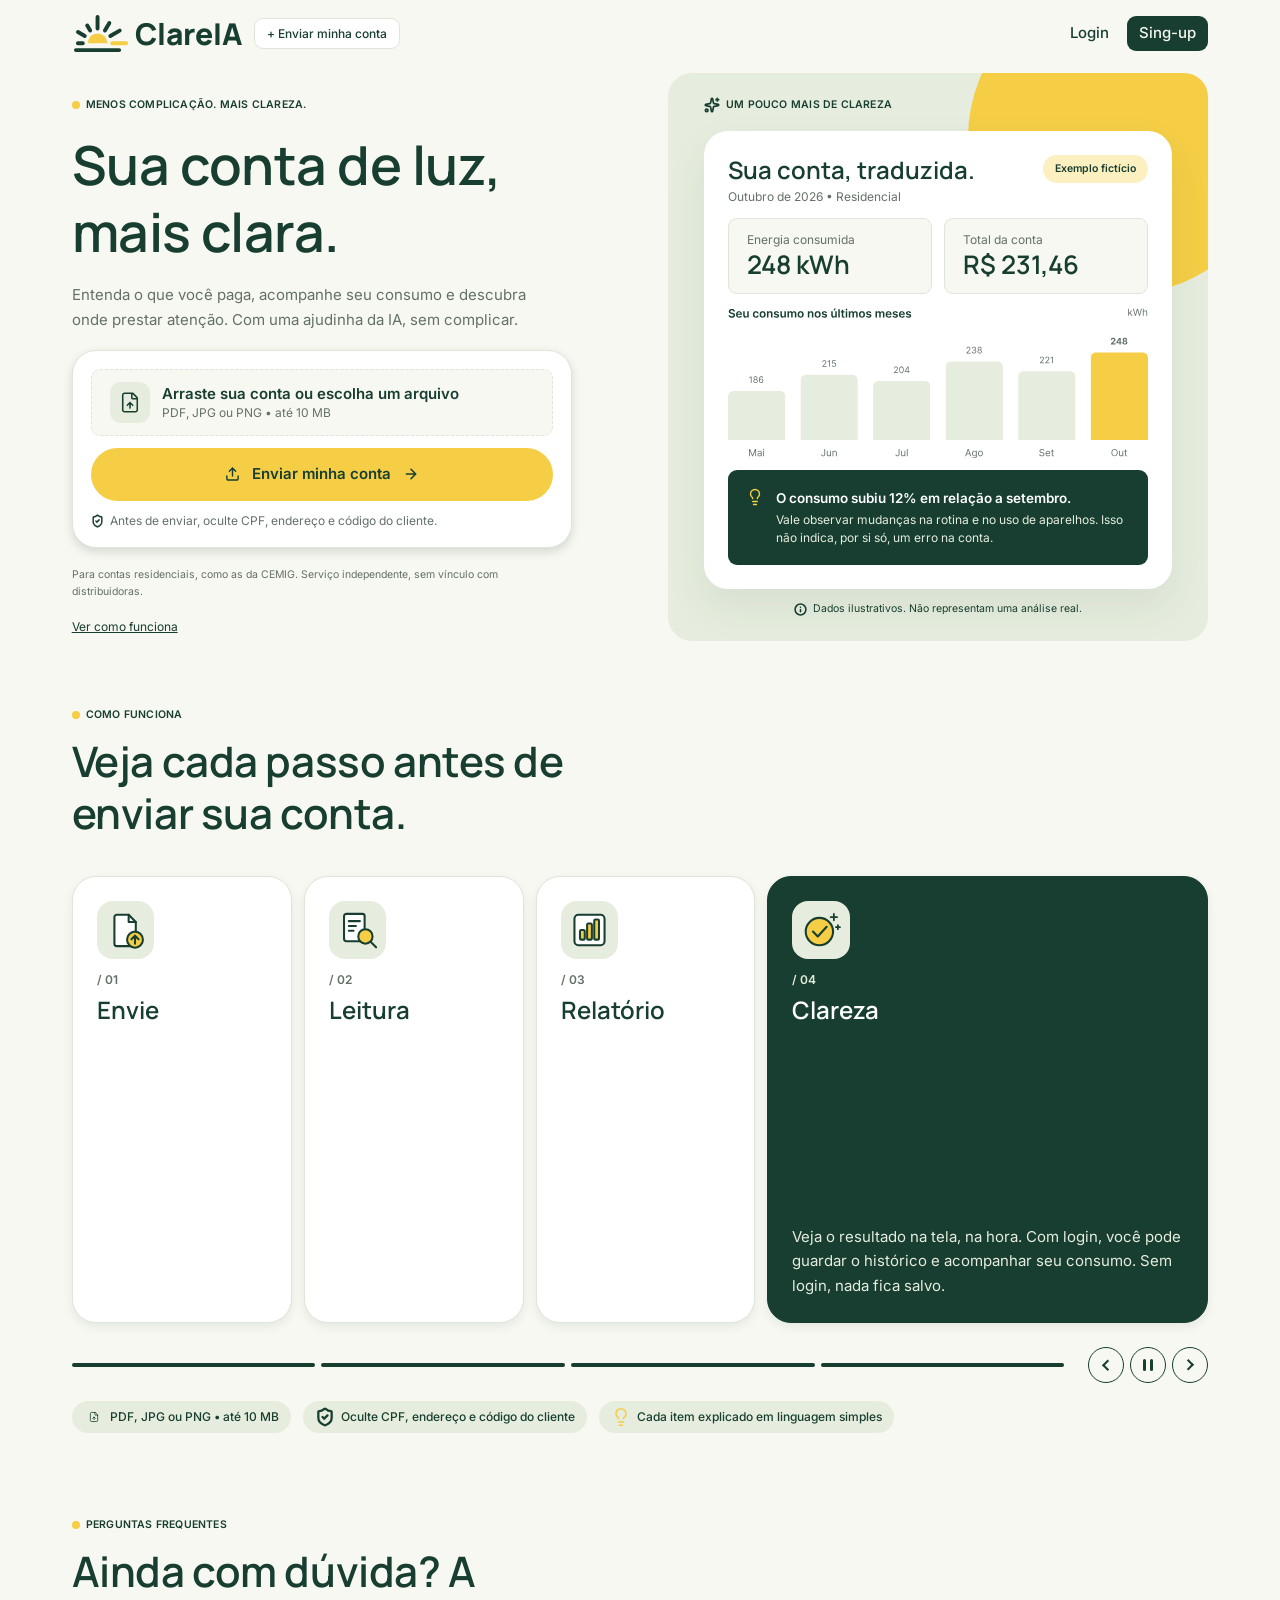
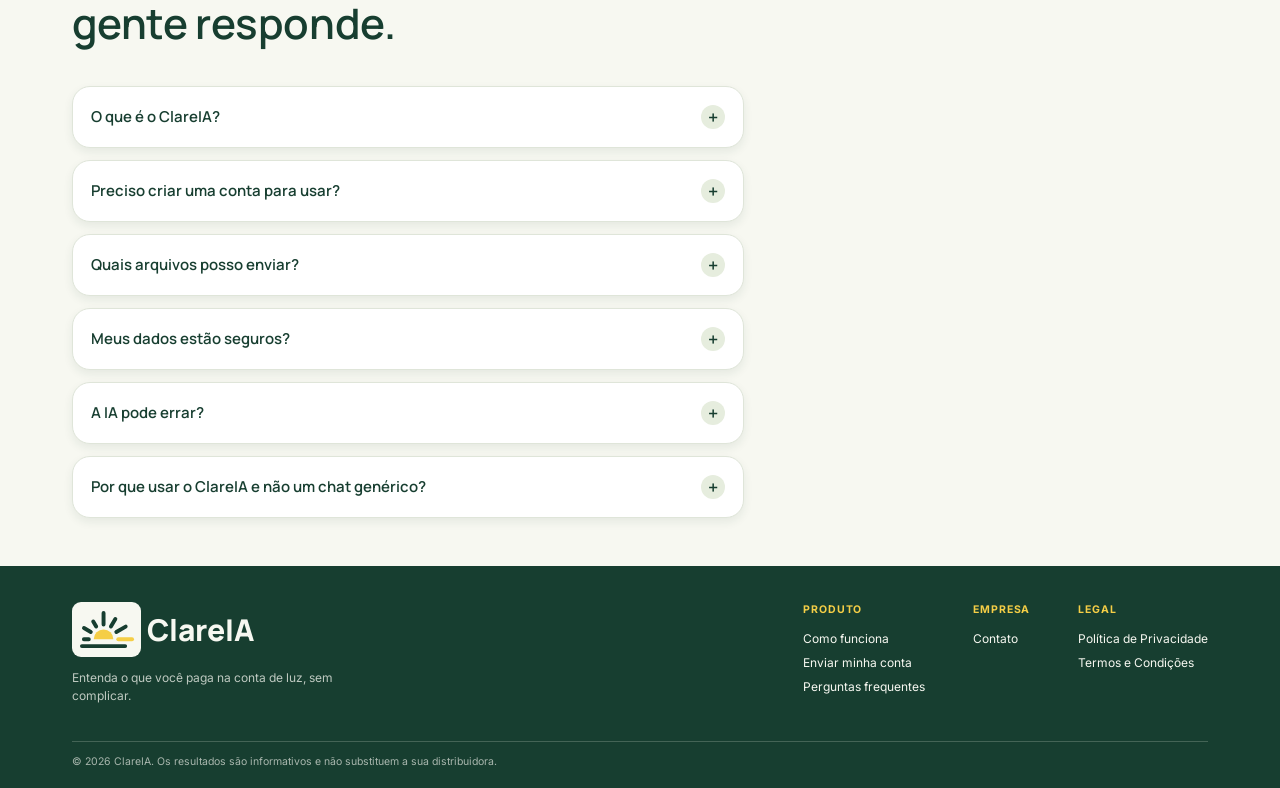
<file: index.html>
<!DOCTYPE html>
<html lang="pt-BR">

<head>
  <meta charset="UTF-8">
  <meta name="viewport" content="width=device-width, initial-scale=1">
  <title>ClareIA</title>
  <meta name="description" content="ClareIA: envie sua conta e entenda seu consumo.">
  <meta name="theme-color" content="#F7F8F1">
  <meta property="og:title" content="ClareIA">
  <meta property="og:description" content="ClareIA: envie sua conta e entenda seu consumo.">
  <meta property="og:type" content="website">
  <meta property="og:image" content="https://lsnicol.github.io/Clareia/img/logo-simbolo.svg">
  <link rel="icon" href="img/logo-simbolo.svg" type="image/svg+xml">

  <link rel="preconnect" href="https://fonts.googleapis.com">
  <link rel="preconnect" href="https://fonts.gstatic.com" crossorigin>
  <link
    href="https://fonts.googleapis.com/css2?family=Inter:wght@400;500;600&family=Manrope:wght@400;500;600;800&display=swap"
    rel="stylesheet">

  <link href="css/base.css" rel="stylesheet">
  <link href="css/header.css" rel="stylesheet">
  <link href="css/registrar.css" rel="stylesheet">
  <link href="css/index.css" rel="stylesheet">
  <link href="css/como-funciona.css" rel="stylesheet">
  <link href="css/faq.css" rel="stylesheet">
  <link href="css/rodape.css" rel="stylesheet">
</head>

<body>
  <header class="header-app header-home">
    <div class="header-esq">
      <a class="clareia-logo" href="./" aria-label="ClareIA, página inicial">
        <img src="img/logo-simbolo.svg" alt="" height="30">
        <span class="logo-texto">ClareIA</span>
      </a>
      <a class="barra-novo" href="#main-title">+ Enviar minha conta</a>
    </div>
    <nav aria-label="Principal">
      <a href="?conta=entrar" class="login hide" data-login>Login</a>
      <a href="pages/cadastro.html" class="sing-up hide">Sing-up</a>
      <div class="menu-wrap">
        <button class="menu-botao" type="button" aria-label="Abrir menu" aria-haspopup="true">
          <img src="img/menu-hamburguer.svg" width="40" alt="">
        </button>

        <div class="menu">
          <div class="menu-painel">
            <div class="menu-destaques">
              <p class="menu-titulo">Explore</p>
              <a class="menu-item" href="#como-funciona">
                <span class="menu-icone"><img src="img/passo-envie.svg" alt="" width="28" height="28"></span>
                <span>
                  <strong>Como funciona</strong>
                  <small>Veja cada passo antes de enviar</small>
                </span>
              </a>
              <a class="menu-item" href="#">
                <span class="menu-icone"><img src="img/passo-leitura.svg" alt="" width="28" height="28"></span>
                <span>
                  <strong>Leitura da conta</strong>
                  <small>Consumo, tarifas e impostos</small>
                </span>
              </a>
              <a class="menu-item" href="#">
                <span class="menu-icone"><img src="img/passo-clareza.svg" alt="" width="28" height="28"></span>
                <span>
                  <strong>Análise clara</strong>
                  <small>Cada item em linguagem simples</small>
                </span>
              </a>
            </div>
            <div class="menu-lateral">
              <ul>
                <li><a href="#">Início</a></li>
                <li><a href="#">Sobre</a></li>
                <li><a href="#">Serviços</a></li>
                <li><a href="#">Contato</a></li>
              </ul>
              <ul class="menu-conta">
                <li><a href="?conta=entrar" data-login>Login</a></li>
                <li><a href="pages/cadastro.html">Sing-up</a></li>
              </ul>
            </div>
          </div>
        </div>
      </div>
    </nav>
  </header>

  <main>
    <div class="main-container">
      <span class="eyebrow">
        <img src="img/ponto-amarelo.svg" alt="" width="8" height="8">
        MENOS COMPLICAÇÃO. MAIS CLAREZA.
      </span>
      <h1 id="main-title">Sua conta de luz,<br>mais clara.</h1>
      <p>Entenda o que você paga, acompanhe seu consumo e descubra onde
        prestar atenção. Com uma ajudinha da IA, sem complicar.</p>
      <div class="area-de-envio" id="envio">
        <div class="drag-file">
          <img src="img/doc.svg" alt="">
          <div class="textos">
            <span class="titulo">Arraste sua conta ou <label for="arquivo">escolha um arquivo</label></span>
            <input type="file" id="arquivo" class="sr-only" accept=".pdf,.jpg,.jpeg,.png">
            <p>PDF, JPG ou PNG • até 10 MB</p>
          </div>
        </div>
        <button class="btn-envio" type="button">
          <img src="img/upload.svg" alt="" width="18" height="18">
          <span>Enviar minha conta</span>
          <img src="img/seta2.svg" alt="" width="18" height="18">
        </button>
        <p class="dica">
          <img src="img/safety.svg" alt="" width="15" height="15">
          Antes de enviar, oculte CPF, endereço e código do cliente.
        </p>
      </div>
      <p class="nota">Para contas residenciais, como as da CEMIG.
        Serviço independente, sem vínculo com distribuidoras.</p>
      <a href="#como-funciona">Ver como funciona</a>
    </div>

    <aside aria-label="Exemplo de conta traduzida">
      <span class="eyebrow">
        <img src="img/estrela.svg" alt="" width="16" height="16">
        UM POUCO MAIS DE CLAREZA
      </span>
      <div class="exemplo">
        <article class="card">
          <div class="card-topo">
            <div>
              <h2>Sua conta, traduzida.</h2>
              <p>Outubro de 2026 • Residencial</p>
            </div>
            <span class="selo">Exemplo fictício</span>
          </div>
          <div class="blocos">
            <div class="bloco">
              <p>Energia consumida</p>
              <strong class="valor">248 kWh</strong>
            </div>
            <div class="bloco">
              <p>Total da conta</p>
              <strong class="valor">R$ 231,46</strong>
            </div>
          </div>
          <img src="img/grafico.svg" width="470" height="170"
            alt="Gráfico do consumo em kWh de maio a outubro: 186, 215, 204, 238, 221 e 248">
          <div class="resumo">
            <img src="img/lamp.svg" alt="" width="22" height="22">
            <div>
              <strong>O consumo subiu 12% em relação a setembro.</strong>
              <p>Vale observar mudanças na rotina e no uso de aparelhos.
                Isso não indica, por si só, um erro na conta.</p>
            </div>
          </div>
        </article>
        <p class="aviso">
          <img src="img/caution.svg" alt="" width="18" height="18">
          Dados ilustrativos. Não representam uma análise real.
        </p>
      </div>
    </aside>
    <dialog id="registrarModal" class="modal-registrar" aria-labelledby="modalTitulo">
      <button id="closeModalBtn" class="close-btn" type="button" aria-label="Fechar">
        <svg width="18" height="18" viewBox="0 0 24 24" fill="none" stroke="currentColor" stroke-width="2" stroke-linecap="round"><path d="M5 5l14 14M19 5L5 19"/></svg>
      </button>
      <div class="clareia-logo modal-logo" role="img" aria-label="ClareIA">
        <img src="img/logo-simbolo.svg" alt="" height="30">
        <span class="logo-texto">ClareIA</span>
      </div>
      <h2 id="modalTitulo" class="sr-only">Criar conta</h2>

      <button type="button" class="google-btn" data-google>
        <svg width="20" height="20" viewBox="0 0 48 48" aria-hidden="true"><path fill="#EA4335" d="M24 9.5c3.5 0 6.6 1.2 9.1 3.6l6.8-6.8C35.8 2.4 30.3 0 24 0 14.6 0 6.5 5.4 2.6 13.2l7.9 6.1C12.4 13.6 17.7 9.5 24 9.5z"/><path fill="#4285F4" d="M46.5 24.5c0-1.6-.1-3.1-.4-4.5H24v9h12.7c-.6 3-2.3 5.5-4.8 7.2l7.5 5.8c4.4-4.1 7.1-10.1 7.1-17.5z"/><path fill="#FBBC05" d="M10.5 28.7A14.5 14.5 0 0 1 9.5 24c0-1.6.3-3.2.8-4.7l-7.9-6.1A24 24 0 0 0 0 24c0 3.9.9 7.5 2.6 10.8l7.9-6.1z"/><path fill="#34A853" d="M24 48c6.5 0 11.9-2.1 15.9-5.8l-7.5-5.8c-2.1 1.4-4.8 2.3-8.4 2.3-6.3 0-11.6-4.1-13.5-9.8l-7.9 6.1C6.5 42.6 14.6 48 24 48z"/></svg>
        <span>Continuar com Google</span>
      </button>

      <div class="modal-divisor"><span>ou</span></div>

      <form id="registrarForm" novalidate>
        <div class="form-group">
          <label for="email">Endereço de e-mail</label>
          <div class="campo">
            <svg width="20" height="20" viewBox="0 0 24 24" fill="none" stroke="currentColor" stroke-width="1.8" stroke-linecap="round" stroke-linejoin="round" aria-hidden="true"><rect x="3" y="5" width="18" height="14" rx="2"/><path d="M3 7l9 6 9-6"/></svg>
            <input type="email" id="email" aria-describedby="email-erro" autofocus required placeholder="voce@email.com" autocomplete="email" />
          </div>
          <p id="email-erro" class="erro-campo" aria-live="polite"></p>
        </div>

        <div class="form-group">
          <label for="password">Senha</label>
          <div class="campo">
            <svg width="20" height="20" viewBox="0 0 24 24" fill="none" stroke="currentColor" stroke-width="1.8" stroke-linecap="round" stroke-linejoin="round" aria-hidden="true"><circle cx="8" cy="15" r="4"/><path d="M11 12l9-9M16 7l3 3"/></svg>
            <input type="password" id="password" aria-describedby="password-erro" required minlength="6" placeholder="Senha" autocomplete="current-password" />
            <button type="button" id="togglePassword" class="olho" aria-label="Mostrar senha">
              <svg width="20" height="20" viewBox="0 0 24 24" fill="none" stroke="currentColor" stroke-width="1.8" stroke-linecap="round" stroke-linejoin="round" aria-hidden="true"><path d="M2 12s3.5-7 10-7 10 7 10 7-3.5 7-10 7S2 12 2 12z"/><circle cx="12" cy="12" r="3"/></svg>
            </button>
          </div>
          <p id="password-erro" class="erro-campo" aria-live="polite"></p>
          <p class="esqueceu">Esqueceu a senha? <a href="#" data-recuperar>Redefinir</a></p>
        </div>

        <button type="submit" class="submit-btn" id="submitBtn">Criar conta</button>
        <p id="conta-status" role="status"></p>
      </form>

      <p class="alternar"><span id="alternarTexto">Já tem uma conta?</span> <a href="#" id="alternarLink">Entrar</a></p>
    </dialog>

  </main>

  <section class="como-funciona" id="como-funciona" aria-labelledby="como-funciona-titulo">
    <span class="eyebrow">
      <img src="img/ponto-amarelo.svg" alt="" width="8" height="8">
      COMO FUNCIONA
    </span>
    <h2 id="como-funciona-titulo">Veja cada passo antes de enviar sua conta.</h2>
    <ol class="passos">
      <li class="passo">
        <img class="passo-img" src="img/passo-envie.svg" alt="" width="72" height="72">
        <h3 class="passo-titulo"><span class="passo-numero">/ 01</span>Envie</h3>
        <p class="passo-texto" id="passo-01">Envie sua fatura de energia em PDF, JPG ou PNG. Recebe energia de outra
          pessoa ou empresa, com desconto? Envie também a conta da distribuidora (opcional) para comparar as duas. Antes
          de enviar, oculte CPF, endereço e código do cliente.</p>
      </li>
      <li class="passo">
        <img class="passo-img" src="img/passo-leitura.svg" alt="" width="72" height="72">
        <h3 class="passo-titulo"><span class="passo-numero">/ 02</span>Leitura</h3>
        <p class="passo-texto" id="passo-02">A IA lê a conta e separa o que importa: consumo, tarifas, impostos,
          bandeira tarifária e descontos.</p>
      </li>
      <li class="passo">
        <img class="passo-img" src="img/passo-relatorio.svg" alt="" width="72" height="72">
        <h3 class="passo-titulo"><span class="passo-numero">/ 03</span>Relatório</h3>
        <p class="passo-texto" id="passo-03">Os dados viram uma análise organizada, com cada item explicado em linguagem
          simples. Se você enviou as duas contas, ela compara os valores.</p>
      </li>
      <li class="passo">
        <img class="passo-img" src="img/passo-clareza.svg" alt="" width="72" height="72">
        <h3 class="passo-titulo"><span class="passo-numero">/ 04</span>Clareza</h3>
        <p class="passo-texto" id="passo-04">Veja o resultado na tela, na
          hora.<!-- remover o span abaixo até existirem login e histórico --> <span class="so-com-login">Com login, você
            pode guardar o histórico e acompanhar seu consumo. Sem login, nada fica salvo.</span></p>
      </li>
    </ol>

    <div class="carrossel" hidden>
      <ol class="trilho" aria-hidden="true">
        <li><span></span></li>
        <li><span></span></li>
        <li><span></span></li>
        <li><span></span></li>
      </ol>
      <div class="carrossel-botoes">
        <button type="button" class="ctrl-ant" aria-label="Passo anterior"><span aria-hidden="true"></span></button>
        <button type="button" class="ctrl-play" aria-label="Pausar a troca automática" aria-pressed="false"><span
            aria-hidden="true"></span></button>
        <button type="button" class="ctrl-prox" aria-label="Próximo passo"><span aria-hidden="true"></span></button>
      </div>
    </div>

    <ul class="chips">
      <li><img src="img/doc.svg" alt="" width="20" height="20">PDF, JPG ou PNG • até 10 MB</li>
      <li><img src="img/safety.svg" alt="" width="20" height="20">Oculte CPF, endereço e código do cliente</li>
      <li><img src="img/lamp.svg" alt="" width="20" height="20">Cada item explicado em linguagem simples</li>
    </ul>
  </section>

  <section class="faq" id="faq" aria-labelledby="faq-titulo">
    <span class="eyebrow">
      <img src="img/ponto-amarelo.svg" alt="" width="8" height="8">
      PERGUNTAS FREQUENTES
    </span>
    <h2 id="faq-titulo">Ainda com dúvida? A gente responde.</h2>
    <div class="faq-lista">
      <details>
        <summary>O que é o ClareIA?</summary>
        <p>É uma ferramenta que lê a sua conta de luz e explica cada item em linguagem simples: consumo, tarifas,
          impostos, bandeira tarifária e descontos. Depois você ainda pode tirar dúvidas conversando com a IA.</p>
      </details>
      <details>
        <summary>Preciso criar uma conta para usar?</summary>
        <p>Não. Você envia a conta e vê o resultado na hora. Com login, você poderá guardar o histórico e acompanhar
          seu consumo; sem login, nada fica salvo.</p>
      </details>
      <details>
        <summary>Quais arquivos posso enviar?</summary>
        <p>PDF, JPG ou PNG, com até 10 MB. Se você recebe energia de outra pessoa ou empresa, com desconto, pode
          enviar também a conta da distribuidora (opcional) para comparar as duas.</p>
      </details>
      <details>
        <summary>Meus dados estão seguros?</summary>
        <p>Antes de enviar, oculte CPF, endereço e código do cliente: a análise não precisa dessas informações. Sem
          login, o ClareIA não guarda o histórico das suas contas.</p>
      </details>
      <details>
        <summary>A IA pode errar?</summary>
        <p>Pode. Ela ajuda a entender a conta, mas não substitui a distribuidora. Confira os valores importantes na
          sua fatura original e, se algo parecer errado, fale com a distribuidora.</p>
      </details>
      <details>
        <summary>Por que usar o ClareIA e não um chat genérico?</summary>
        <p>Porque ele foi feito para contas de energia: já separa os itens da fatura, explica cada um com calma e
          mostra o resultado organizado, sem você precisar saber o que perguntar.</p>
      </details>
    </div>
  </section>

  <footer class="rodape">
    <div class="rodape-topo">
      <div class="rodape-marca">
        <a class="clareia-logo" href="./" aria-label="ClareIA, página inicial">
          <img src="img/logo-simbolo.svg" alt="" height="40">
          <span class="logo-texto">ClareIA</span>
        </a>
        <p>Entenda o que você paga na conta de luz, sem complicar.</p>
      </div>
      <nav class="rodape-colunas" aria-label="Rodapé">
        <div>
          <h3>Produto</h3>
          <ul>
            <li><a href="#como-funciona">Como funciona</a></li>
            <li><a href="#envio">Enviar minha conta</a></li>
            <li><a href="#faq">Perguntas frequentes</a></li>
          </ul>
        </div>
        <div>
          <h3>Empresa</h3>
          <ul>
            <li><a href="#">Contato</a></li>
          </ul>
        </div>
        <div>
          <h3>Legal</h3>
          <ul>
            <li><a href="#">Política de Privacidade</a></li>
            <li><a href="#">Termos e Condições</a></li>
          </ul>
        </div>
      </nav>
    </div>
    <p class="rodape-copy">&copy; 2026 ClareIA. Os resultados são informativos e não substituem a sua distribuidora.</p>
  </footer>
  <script src="js/header.js" defer></script>
  <script src="js/registrar.js" defer></script>
  <script src="js/fatura-store.js" defer></script>
  <script src="js/drop-file.js" defer></script>
  <script src="js/como-funciona.js" defer></script>
</body>

</html>
</file>
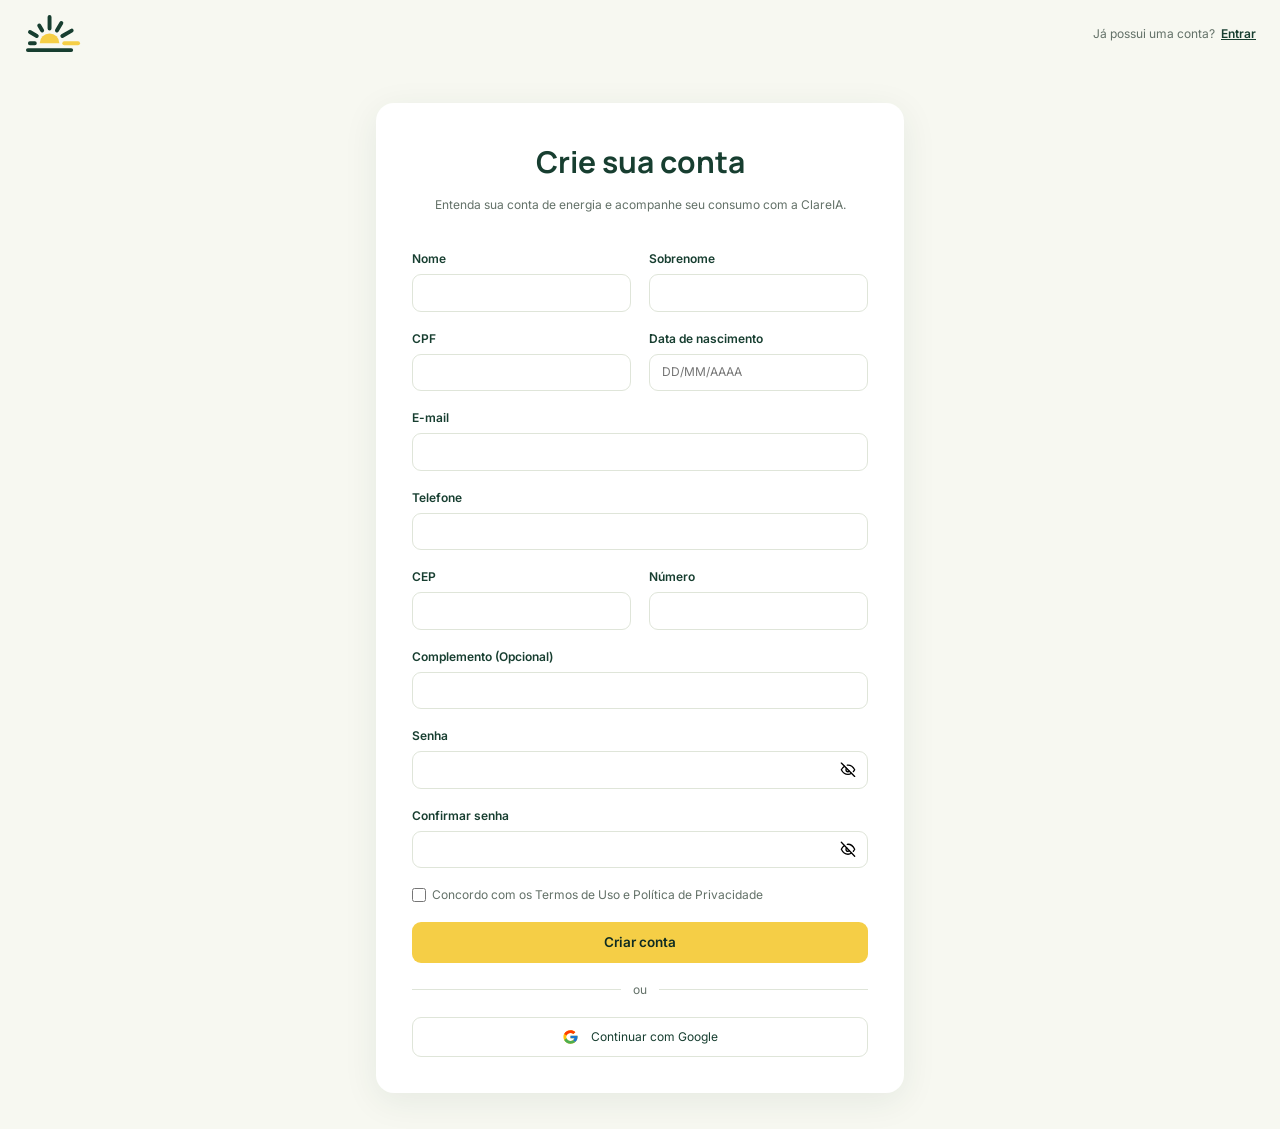
<file: pages/cadastro.html>
<!DOCTYPE html>
<html lang="pt-BR">
<head>
    <meta charset="UTF-8">
    <meta name="viewport" content="width=device-width, initial-scale=1">
      <title>Cadastro | ClareIA</title>
    <link rel="preconnect" href="https://fonts.googleapis.com">
    <link rel="preconnect" href="https://fonts.gstatic.com" crossorigin>
    <link
      href="https://fonts.googleapis.com/css2?family=Inter:wght@400;500;600&family=Manrope:wght@400;500;600;800&display=swap"
    rel="stylesheet">

    <link rel="stylesheet" href="../css/base.css">
    <link rel="stylesheet" href="../css/header.css">
    <link rel="stylesheet" href="../css/cadastro.css">
</head>
<body>
    <header class="header-app">
        <a class="clareia-logo" href="../index.html" aria-label="ClareIA, página inicial">
            <img src="../img/logo-simbolo.svg" alt="Clareia">
        </a>
        <div class="login-link">
            <span>Já possui uma conta?</span>
            <a href="../index.html?conta=entrar">Entrar</a>
        </div>
    </header>
    <main class="cadastro">
        <h1>Crie sua conta</h1>
        <p class="subtitle">
            Entenda sua conta de energia e acompanhe seu consumo com a ClareIA.
        </p>
        <form id="cadastroForm" novalidate>
            <div class="dupla">
                <div class="campo">
                    <label for="nome">Nome</label>
                    <input id="nome" name="nome" type="text" autocomplete="given-name" required aria-describedby="nome-erro">
                    <p id="nome-erro" class="erro-campo" aria-live="polite"></p>
                </div>

                <div class="campo">
                    <label for="sobrenome">Sobrenome</label>
                    <input id="sobrenome" name="sobrenome" type="text" autocomplete="family-name" required aria-describedby="sobrenome-erro">
                    <p id="sobrenome-erro" class="erro-campo" aria-live="polite"></p>
                </div>
            </div>
            <div class="dupla">
                <div class="campo">
                    <label for="cpf">CPF</label>
                    <input id="cpf" name="cpf" type="text" inputmode="numeric" maxlength="14" required aria-describedby="cpf-erro">
                    <p id="cpf-erro" class="erro-campo" aria-live="polite"></p>
                </div>
                <div class="campo">
                    <label for="nascimento">Data de nascimento</label>
                    <input id="nascimento" name="nascimento" type="text" inputmode="numeric" autocomplete="bday" placeholder="DD/MM/AAAA" maxlength="10" required aria-describedby="nascimento-erro">
                    <p id="nascimento-erro" class="erro-campo" aria-live="polite"></p>
                </div>
            </div>
            <div class="campo">
                <label for="email">E-mail</label>
                <input id="email" name="email" type="email" autocomplete="email" required aria-describedby="email-erro">
                <p id="email-erro" class="erro-campo" aria-live="polite"></p>
            </div>
            <div class="campo">
                <label for="telefone">Telefone</label>
                <input id="telefone" name="telefone" type="tel" autocomplete="tel-national" maxlength="15" required aria-describedby="telefone-erro">
                <p id="telefone-erro" class="erro-campo" aria-live="polite"></p>
            </div>
            <div class="dupla">
                <div class="campo">
                    <label for="cep">CEP</label>
                    <input id="cep" name="cep" type="text" inputmode="numeric" autocomplete="postal-code" maxlength="9" required aria-describedby="cep-erro">
                    <p id="cep-erro" class="erro-campo" aria-live="polite"></p>
                </div>
                <div class="campo">
                    <label for="numero">Número</label>
                    <input id="numero" name="numero" type="text" inputmode="numeric" required aria-describedby="numero-erro">
                    <p id="numero-erro" class="erro-campo" aria-live="polite"></p>
                </div>
            </div>
            <div class="campo">
                <label for="complemento">Complemento (Opcional)</label>
                <input id="complemento" name="complemento" type="text" autocomplete="address-line2">
            </div>
            <div class="campo">
                <label for="password">Senha</label>
                <div class="password-container">
                    <input id="password" name="password" type="password" autocomplete="new-password" required aria-describedby="password-erro">
                    <button type="button" class="eye-icon" aria-label="Mostrar senha">
                        <img src="../img/eye.svg" alt="">
                    </button>
                </div>
                <p id="password-erro" class="erro-campo" aria-live="polite"></p>
            </div>
            <div class="campo">
                <label for="confirm-password">Confirmar senha</label>
                <div class="password-container">
                    <input id="confirm-password" name="confirm-password" type="password" autocomplete="new-password" required aria-describedby="confirm-password-erro">
                    <button type="button" class="eye-icon" aria-label="Mostrar senha">
                        <img src="../img/eye.svg" alt="">
                    </button>
                </div>
                <p id="confirm-password-erro" class="erro-campo" aria-live="polite"></p>
            </div>
            <label class="checkbox" for="termos">
                <input type="checkbox" id="termos" name="termos" required aria-describedby="termos-erro">
                Concordo com os Termos de Uso e Política de Privacidade
            </label>
            <p id="termos-erro" class="erro-campo" aria-live="polite"></p>
            <button type="submit" class="criar-conta">
                Criar conta
            </button>
            <div class="separator">
                <span>ou</span>
            </div>
            <button type="button" class="google" data-google>
                <img src="../img/google-icon.svg" alt="">
                Continuar com Google
            </button>
            <p id="cadastro-status" role="status"></p>
        </form>
    </main>
    <script src="../js/cadastro.js" defer></script>
</body>
</html>
</file>
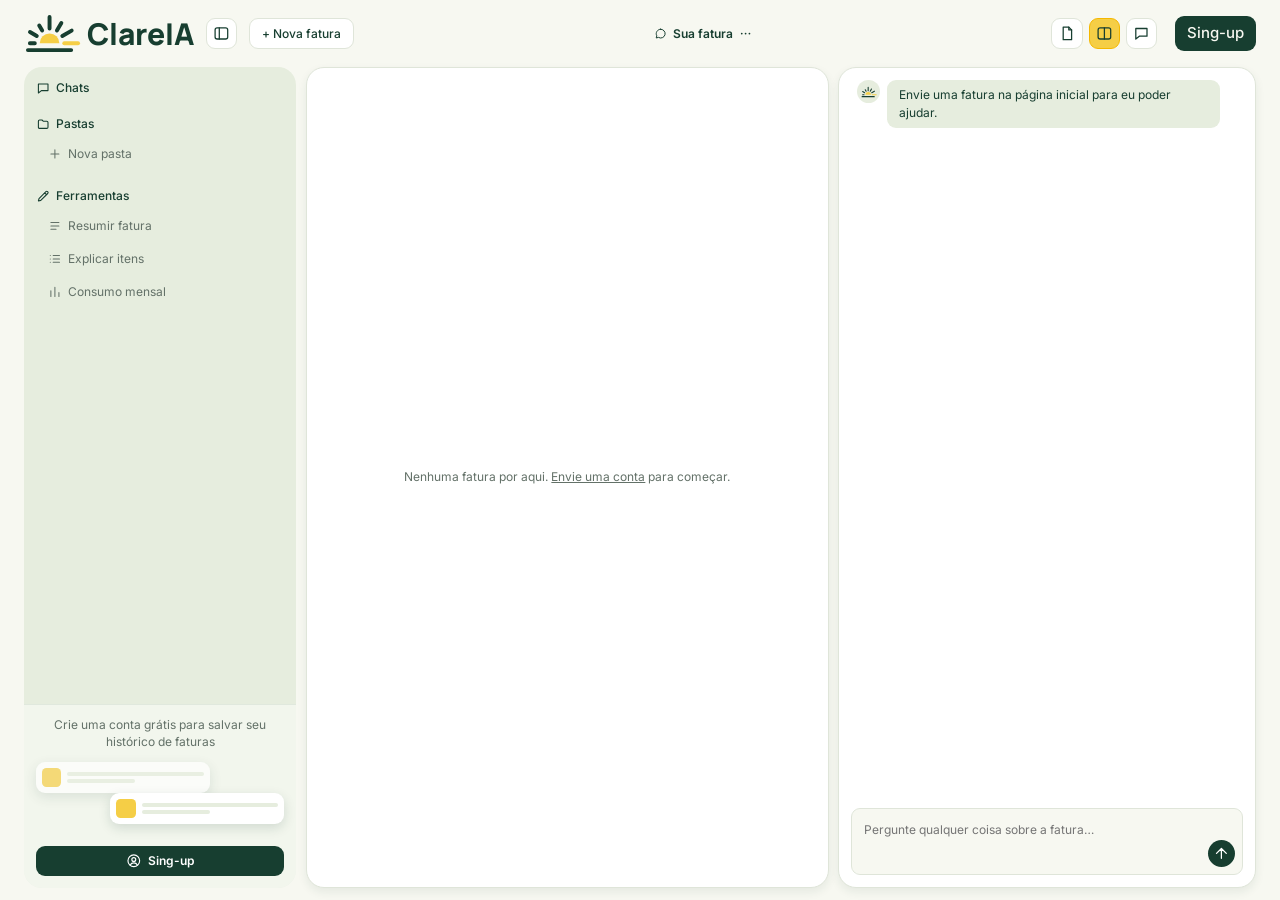
<file: pages/resultado.html>
<!DOCTYPE html>
<html lang="pt-br">
  <head>
    <meta charset="UTF-8">
    <meta name="viewport" content="width=device-width, initial-scale=1">
    <title>ClareIA | resultado</title>
    <link rel="preconnect" href="https://fonts.googleapis.com">
    <link rel="preconnect" href="https://fonts.gstatic.com" crossorigin>
    <link href="https://fonts.googleapis.com/css2?family=Inter:wght@400;500;600&family=Manrope:wght@400;500;600;800&display=swap" rel="stylesheet">

    <link href="/css/base.css" rel="stylesheet">
    <link href="/css/header.css" rel="stylesheet">
    <link href="/css/registrar.css" rel="stylesheet">
    <link href="/css/resultado.css" rel="stylesheet">
  </head>
  <body>
    <header class="header-app">
      <div class="header-esq">
        <a class="clareia-logo" href="/" aria-label="ClareIA, página inicial">
          <img src="/img/logo-simbolo.svg" alt="" height="40">
          <span class="logo-texto">ClareIA</span>
        </a>
        <button class="barra-botao" id="alternar-sidebar" type="button" aria-label="Ocultar barra lateral" aria-expanded="true" aria-controls="sidebar">
          <svg viewBox="0 0 24 24" aria-hidden="true"><rect x="3" y="4" width="18" height="16" rx="3"/><path d="M9 4v16"/></svg>
        </button>
        <a class="barra-novo" href="/">+ Nova fatura</a>
      </div>
      <button type="button" class="barra-arquivo" id="nome-arquivo" aria-label="" aria-haspopup="menu" disabled>
        <svg class="arq-chat" viewBox="0 0 24 24" aria-hidden="true"><path d="M12 4a8 8 0 00-6.9 12L4 20l4.2-1.1A8 8 0 1012 4z"/></svg>
        <span class="arq-nome">Sua fatura</span>
        <svg class="arq-mais" viewBox="0 0 24 24" aria-hidden="true"><circle cx="5" cy="12" r="1.6"/><circle cx="12" cy="12" r="1.6"/><circle cx="19" cy="12" r="1.6"/></svg>
      </button>
      <nav aria-label="Principal">
        <div class="modos" role="group" aria-label="Modo de exibição">
          <button type="button" class="barra-botao" data-modo="pdf" aria-label="Só o PDF" title="Só o PDF">
            <svg viewBox="0 0 24 24" aria-hidden="true"><path d="M6 3h8l4 4v14H6z"/><path d="M14 3v4h4"/></svg>
          </button>
          <button type="button" class="barra-botao" data-modo="ambos" aria-label="PDF e chat" title="PDF e chat">
            <svg viewBox="0 0 24 24" aria-hidden="true"><rect x="3" y="4" width="18" height="16" rx="3"/><path d="M12 4v16"/></svg>
          </button>
          <button type="button" class="barra-botao" data-modo="chat" aria-label="Só o chat" title="Só o chat">
            <svg viewBox="0 0 24 24" aria-hidden="true"><path d="M4 5h16v11H9l-5 4z"/></svg>
          </button>
        </div>
        <a href="/pages/cadastro.html" class="sing-up hide">Sing-up</a>
        <div class="menu-wrap">
          <button class="menu-botao" type="button" aria-label="Abrir menu" aria-haspopup="true">
            <img src="/img/menu-hamburguer.svg" width="40" alt="">
          </button>

          <div class="menu">
            <div class="menu-painel">
              <div class="menu-destaques">
                <p class="menu-titulo">Explore</p>
                <a class="menu-item" href="#como-funciona">
                  <span class="menu-icone"><img src="/img/passo-envie.svg" alt="" width="28" height="28"></span>
                  <span>
                    <strong>Como funciona</strong>
                    <small>Veja cada passo antes de enviar</small>
                  </span>
                </a>
                <a class="menu-item" href="#">
                  <span class="menu-icone"><img src="/img/passo-leitura.svg" alt="" width="28" height="28"></span>
                  <span>
                    <strong>Leitura da conta</strong>
                    <small>Consumo, tarifas e impostos</small>
                  </span>
                </a>
                <a class="menu-item" href="#">
                  <span class="menu-icone"><img src="/img/passo-clareza.svg" alt="" width="28" height="28"></span>
                  <span>
                    <strong>Análise clara</strong>
                    <small>Cada item em linguagem simples</small>
                  </span>
                </a>
              </div>
              <div class="menu-lateral">
                <ul>
                  <li><a href="#">Início</a></li>
                  <li><a href="#">Sobre</a></li>
                  <li><a href="#">Serviços</a></li>
                  <li><a href="#">Contato</a></li>
                </ul>
                <ul class="menu-conta">
                  <li><a href="?conta=entrar" data-login>Login</a></li>
                  <li><a href="/pages/cadastro.html">Sing-up</a></li>
                </ul>
              </div>
            </div>
          </div>
        </div>
      </nav>
    </header>
    <dialog id="registrarModal" class="modal-registrar" aria-labelledby="modalTitulo">
      <button id="closeModalBtn" class="close-btn" type="button" aria-label="Fechar">
        <svg width="18" height="18" viewBox="0 0 24 24" fill="none" stroke="currentColor" stroke-width="2" stroke-linecap="round"><path d="M5 5l14 14M19 5L5 19"/></svg>
      </button>
      <div class="clareia-logo modal-logo" role="img" aria-label="ClareIA">
        <img src="/img/logo-simbolo.svg" alt="" height="30">
        <span class="logo-texto">ClareIA</span>
      </div>
      <h2 id="modalTitulo" class="sr-only">Criar conta</h2>

      <button type="button" class="google-btn" data-google>
        <svg width="20" height="20" viewBox="0 0 48 48" aria-hidden="true"><path fill="#EA4335" d="M24 9.5c3.5 0 6.6 1.2 9.1 3.6l6.8-6.8C35.8 2.4 30.3 0 24 0 14.6 0 6.5 5.4 2.6 13.2l7.9 6.1C12.4 13.6 17.7 9.5 24 9.5z"/><path fill="#4285F4" d="M46.5 24.5c0-1.6-.1-3.1-.4-4.5H24v9h12.7c-.6 3-2.3 5.5-4.8 7.2l7.5 5.8c4.4-4.1 7.1-10.1 7.1-17.5z"/><path fill="#FBBC05" d="M10.5 28.7A14.5 14.5 0 0 1 9.5 24c0-1.6.3-3.2.8-4.7l-7.9-6.1A24 24 0 0 0 0 24c0 3.9.9 7.5 2.6 10.8l7.9-6.1z"/><path fill="#34A853" d="M24 48c6.5 0 11.9-2.1 15.9-5.8l-7.5-5.8c-2.1 1.4-4.8 2.3-8.4 2.3-6.3 0-11.6-4.1-13.5-9.8l-7.9 6.1C6.5 42.6 14.6 48 24 48z"/></svg>
        <span>Continuar com Google</span>
      </button>

      <div class="modal-divisor"><span>ou</span></div>

      <form id="registrarForm" novalidate>
        <div class="form-group">
          <label for="email">Endereço de e-mail</label>
          <div class="campo">
            <svg width="20" height="20" viewBox="0 0 24 24" fill="none" stroke="currentColor" stroke-width="1.8" stroke-linecap="round" stroke-linejoin="round" aria-hidden="true"><rect x="3" y="5" width="18" height="14" rx="2"/><path d="M3 7l9 6 9-6"/></svg>
            <input type="email" id="email" aria-describedby="email-erro" autofocus required placeholder="voce@email.com" autocomplete="email" />
          </div>
          <p id="email-erro" class="erro-campo" aria-live="polite"></p>
        </div>

        <div class="form-group">
          <label for="password">Senha</label>
          <div class="campo">
            <svg width="20" height="20" viewBox="0 0 24 24" fill="none" stroke="currentColor" stroke-width="1.8" stroke-linecap="round" stroke-linejoin="round" aria-hidden="true"><circle cx="8" cy="15" r="4"/><path d="M11 12l9-9M16 7l3 3"/></svg>
            <input type="password" id="password" aria-describedby="password-erro" required minlength="6" placeholder="Senha" autocomplete="current-password" />
            <button type="button" id="togglePassword" class="olho" aria-label="Mostrar senha">
              <svg width="20" height="20" viewBox="0 0 24 24" fill="none" stroke="currentColor" stroke-width="1.8" stroke-linecap="round" stroke-linejoin="round" aria-hidden="true"><path d="M2 12s3.5-7 10-7 10 7 10 7-3.5 7-10 7S2 12 2 12z"/><circle cx="12" cy="12" r="3"/></svg>
            </button>
          </div>
          <p id="password-erro" class="erro-campo" aria-live="polite"></p>
          <p class="esqueceu">Esqueceu a senha? <a href="#" data-recuperar>Redefinir</a></p>
        </div>

        <button type="submit" class="submit-btn" id="submitBtn">Criar conta</button>
        <p id="conta-status" role="status"></p>
      </form>

      <p class="alternar"><span id="alternarTexto">Já tem uma conta?</span> <a href="#" id="alternarLink">Entrar</a></p>
    </dialog>
    <main class="app">
      <div class="espaco">
        <aside class="sidebar" id="sidebar" aria-label="Painel lateral">
          <div class="sidebar-rolagem">
            <section>
              <h2 data-tip="Chats" data-tip-pos="right"><svg viewBox="0 0 24 24" aria-hidden="true"><path d="M4 5h16v11H9l-5 4z"/></svg><span class="rot">Chats</span></h2>
              <ul class="lista-faturas" id="lista-faturas"></ul>
            </section>
            <section>
              <h2 data-tip="Pastas" data-tip-pos="right"><svg viewBox="0 0 24 24" aria-hidden="true"><path d="M4 7a2 2 0 012-2h4l2 2h6a2 2 0 012 2v8a2 2 0 01-2 2H6a2 2 0 01-2-2z"/></svg><span class="rot">Pastas</span></h2>
              <ul class="lista-pastas" id="lista-pastas"></ul>
              <form class="nova-pasta" id="nova-pasta">
                <button type="button" id="nova-pasta-botao">
                  <svg viewBox="0 0 24 24" aria-hidden="true"><path d="M12 5v14M5 12h14"/></svg>Nova pasta</button>
                <input type="text" id="nova-pasta-nome" maxlength="40" placeholder="Nome da pasta" aria-label="Nome da nova pasta" hidden>
              </form>
            </section>
            <section>
              <h2 data-tip="Ferramentas" data-tip-pos="right"><svg viewBox="0 0 24 24" aria-hidden="true"><path d="M14.5 6.5l3 3M4 20l1-4L16.5 4.5a2.1 2.1 0 013 3L8 19z"/></svg><span class="rot">Ferramentas</span></h2>
              <ul class="ferr-lista">
                <li><button type="button" data-acao="resumir">
                  <svg viewBox="0 0 24 24" aria-hidden="true"><path d="M5 6h14M5 12h14M5 18h9"/></svg>Resumir fatura</button></li>
                <li><button type="button" data-acao="itens">
                  <svg viewBox="0 0 24 24" aria-hidden="true"><path d="M9 6h11M9 12h11M9 18h11M4 6h.01M4 12h.01M4 18h.01"/></svg>Explicar itens</button></li>
                <li><button type="button" data-acao="consumo">
                  <svg viewBox="0 0 24 24" aria-hidden="true"><path d="M5 20V10M12 20V4M19 20v-7"/></svg>Consumo mensal</button></li>
              </ul>
            </section>
          </div>
          <div class="sidebar-rodape">
            <p>Crie uma conta grátis para salvar seu histórico de faturas</p>
            <div class="ilustracao" aria-hidden="true">
              <div class="cartao"><span class="cartao-icone"></span><span class="cartao-linhas"><i></i><i></i></span></div>
              <div class="cartao"><span class="cartao-icone"></span><span class="cartao-linhas"><i></i><i></i></span></div>
            </div>
            <a class="btn-sidebar" href="#">
              <svg viewBox="0 0 24 24" aria-hidden="true"><circle cx="12" cy="12" r="9"/><circle cx="12" cy="10" r="3"/><path d="M6.5 18.5c1.2-2.2 3.2-3.2 5.5-3.2s4.3 1 5.5 3.2"/></svg>
              Sing-up
            </a>
          </div>
        </aside>
        <div class="divisor divisor-sidebar" id="divisor-sidebar" role="separator" aria-orientation="vertical"
             aria-label="Ajustar largura do painel lateral" aria-valuemin="200" aria-valuemax="480" aria-valuenow="272" tabindex="0"></div>
        <div class="fundo-sidebar" id="fundo-sidebar" hidden></div>
        <div class="menu-chat" id="menu-chat" role="menu" hidden>
          <button type="button" role="menuitem" data-acao="renomear">
            <svg viewBox="0 0 24 24" aria-hidden="true"><path d="M14.5 6.5l3 3M4 20l1-4L16.5 4.5a2.1 2.1 0 013 3L8 19z"/></svg>Renomear chat</button>
          <div class="menu-sub-grupo">
            <button type="button" role="menuitem" aria-haspopup="menu" aria-expanded="false" data-acao="pasta">
              <svg viewBox="0 0 24 24" aria-hidden="true"><path d="M4 7a2 2 0 012-2h4l2 2h6a2 2 0 012 2v8a2 2 0 01-2 2H6a2 2 0 01-2-2z"/></svg>Mover para pasta
              <svg class="seta" viewBox="0 0 24 24" aria-hidden="true"><path d="M9 6l6 6-6 6"/></svg></button>
            <div class="menu-chat menu-sub" id="menu-pastas" role="menu" hidden></div>
          </div>
          <hr>
          <button type="button" role="menuitem" data-acao="compartilhar">
            <svg viewBox="0 0 24 24" aria-hidden="true"><path d="M12 15V4m0 0L8 8m4-4l4 4M5 13v6h14v-6"/></svg>Compartilhar chat</button>
          <button type="button" role="menuitem" data-acao="baixar">
            <svg viewBox="0 0 24 24" aria-hidden="true"><path d="M12 4v11m0 0l-4-4m4 4l4-4M5 20h14"/></svg>Exportar chat</button>
          <hr>
          <button type="button" role="menuitem" data-acao="limpar">
            <svg viewBox="0 0 24 24" aria-hidden="true"><path d="M20 11a8 8 0 10-2.3 5.7M20 5v6h-6"/></svg>Redefinir chat</button>
          <button type="button" role="menuitem" data-acao="excluir">
            <svg viewBox="0 0 24 24" aria-hidden="true"><path d="M5 7h14M10 11v6M14 11v6M6 7l1 13h10l1-13M9 7V4h6v3"/></svg>Excluir chat</button>
        </div>

        <div class="split" id="split" data-modo="ambos">
          <section class="painel painel-pdf" aria-label="Fatura em PDF">
            <div class="visor" id="visor" tabindex="0" aria-label="Páginas da fatura" hidden></div>
            <div class="ferramentas" id="ferramentas" role="toolbar" aria-label="Ferramentas do PDF" hidden>
              <button type="button" class="ferr-botao" id="zoom-menos" aria-label="Diminuir zoom" title="Diminuir zoom">
                <svg viewBox="0 0 24 24" aria-hidden="true"><path d="M5 12h14"/></svg>
              </button>
              <button type="button" class="ferr-botao" id="zoom-ajustar" aria-label="Ajustar à largura" title="Ajustar à largura">
                <svg viewBox="0 0 24 24" aria-hidden="true"><path d="M10 14l-6 6m0 0h5m-5 0v-5M14 10l6-6m0 0h-5m5 0v5"/></svg>
              </button>
              <button type="button" class="ferr-botao" id="zoom-mais" aria-label="Aumentar zoom" title="Aumentar zoom">
                <svg viewBox="0 0 24 24" aria-hidden="true"><path d="M5 12h14M12 5v14"/></svg>
              </button>
              <span class="ferr-sep" aria-hidden="true"></span>
              <label class="sr-only" for="pagina-atual">Página</label>
              <input class="ferr-pagina" id="pagina-atual" type="number" min="1" value="1">
              <span class="ferr-total">de <span id="total-paginas">1</span></span>
              <span class="ferr-sep" aria-hidden="true"></span>
              <button type="button" class="ferr-botao" id="baixar" aria-label="Baixar PDF" title="Baixar PDF">
                <svg viewBox="0 0 24 24" aria-hidden="true"><path d="M12 4v11m0 0l-4-4m4 4l4-4M5 20h14"/></svg>
              </button>
              <button type="button" class="ferr-botao" id="abrir-busca" aria-label="Buscar no PDF" title="Buscar no PDF" aria-expanded="false">
                <svg viewBox="0 0 24 24" aria-hidden="true"><circle cx="11" cy="11" r="6"/><path d="M20 20l-4.5-4.5"/></svg>
              </button>
            </div>
            <form class="busca" id="busca" role="search" hidden>
              <label class="sr-only" for="termo">Buscar no PDF</label>
              <input id="termo" type="search" placeholder="Buscar no PDF" autocomplete="off">
              <span class="busca-conta" id="busca-conta" aria-live="polite"></span>
              <button type="button" class="ferr-botao" id="busca-ant" aria-label="Resultado anterior">
                <svg viewBox="0 0 24 24" aria-hidden="true"><path d="M6 15l6-6 6 6"/></svg>
              </button>
              <button type="button" class="ferr-botao" id="busca-prox" aria-label="Próximo resultado">
                <svg viewBox="0 0 24 24" aria-hidden="true"><path d="M6 9l6 6 6-6"/></svg>
              </button>
            </form>
            <p class="vazio" id="pdf-vazio">Nenhuma fatura por aqui. <a href="/">Envie uma conta</a> para começar.</p>
          </section>

          <div class="divisor" id="divisor" role="separator" aria-orientation="vertical"
               aria-label="Ajustar largura do PDF e do chat" aria-valuemin="20" aria-valuemax="80" aria-valuenow="55" tabindex="0"></div>

          <section class="painel painel-chat ClareIA" aria-label="Chat">
            <div class="mensagens" id="mensagens" aria-live="polite"></div>
            <form class="entrada" id="form-chat">
              <label class="sr-only" for="pergunta">Pergunte sobre a fatura</label>
              <textarea id="pergunta" rows="2" placeholder="Pergunte qualquer coisa sobre a fatura…"></textarea>
              <button type="submit" class="enviar" aria-label="Enviar">
                <svg viewBox="0 0 24 24" aria-hidden="true"><path d="M12 19V5M5 12l7-7 7 7"/></svg>
              </button>
            </form>
          </section>
        </div>
      </div>
    </main>
    <dialog class="modal" id="modal-renomear" aria-labelledby="modal-renomear-titulo">
      <form method="dialog" id="form-renomear">
        <h2 id="modal-renomear-titulo">Renomear chat</h2>
        <input type="text" id="campo-renomear" maxlength="80" aria-label="Novo nome do chat" autocomplete="off">
        <div class="modal-acoes">
          <button type="button" class="modal-cancelar" value="cancel">Cancelar</button>
          <button type="submit" class="modal-salvar">Salvar</button>
        </div>
      </form>
    </dialog>
    <script src="/js/vendor/pdf.min.js"></script>
    <script src="/js/fatura-store.js"></script>
    <script src="/js/leitor-pdf.js"></script>
    <script src="/js/markdown.js"></script>
    <script src="/js/registrar.js"></script>
    <script type="module" src="/js/resultado.js"></script>
  </body>
</html>
</file>
<file: css/base.css>
:root {
  --color-green-950: #0F2C22;
  --color-green-900: #173E30;
  --color-green-200: #E6EDDE;
  --color-beige-100: #F7F8F1;
  --color-yellow-100: #FDF0C0;
  --color-yellow-500: #F5CE46;
  --color-yellow-700: #F5B800;
  --color-gray-500: #637168;
  --color-gray-200: #DFE5D9;
  --color-white: #FFFFFF;
  --erro: #B42318;

  --verde: var(--color-green-900);
  --verde-escuro: var(--color-green-950);
  --verde-claro: var(--color-green-200);
  --fundo: var(--color-beige-100);
  --amarelo-claro: var(--color-yellow-100);
  --amarelo: var(--color-yellow-500);
  --amarelo-escuro: var(--color-yellow-700);
  --texto: var(--color-green-900);
  --cinza: var(--color-gray-500);
  --borda: var(--color-gray-200);
  --branco: var(--color-white);

  --font-size-xs: 0.75rem; --font-size-sm: 0.875rem;  
  --font-size-base: 1rem; --font-size-lg: 1.125rem;  
  --font-size-xl: 1.25rem; --font-size-2xl: 1.5rem;
  --font-size-3xl: 2rem; --font-size-4xl: 2.5rem; --font-size-5xl: 3rem;
  /* títulos fluidos: crescem com a tela entre um mínimo e um máximo */
  --font-size-title: clamp(var(--font-size-3xl), 3.4vw, 3.5rem);
  --font-size-display: clamp(var(--font-size-5xl), 4.2vw, 5rem);

  --leading-none: 1;
  --leading-tight: 1.25; --leading-snug: 1.375; --leading-normal: 1.5;
  --leading-relaxed: 1.625;

  --space-1: 0.25rem; --space-2: 0.5rem; --space-3: 1rem;
  --space-4: 1.5rem; --space-5: 2rem; --space-6: 3rem;
  --space-7: 4rem; --space-8: 8rem;

  --radius-sm: 0.375rem; --radius-md: 0.75rem;
  --radius-lg: 1.5rem; --radius-xl: 2rem; --radius-full: 9999px;

  --font-sans: 'Inter', sans-serif;
  --font-manrope: 'Manrope', sans-serif;

  --gutter: 5.6vw;
  --gutter-2: clamp(1rem, 2vw, 2rem); /* laterais menores, para telas de app (resultado) */
}

/* em telas de notebook o site encolhe sozinho (até 12px = o "80% de zoom"); no monitor grande segue em 15px */
@media (min-width: 1025px) {
  html {
    font-size: clamp(12px, 0.8vw, 16px);
  }
}

*,
*::before,
*::after {
  margin: 0;
  padding: 0;
  box-sizing: border-box;
}
body::-webkit-scrollbar {
  display: none; /* Chrome, Safari e Edge */
}
body {
  min-height: 100dvh;
  display: flex;
  flex-direction: column;
  background-color: var(--fundo);
  color: var(--texto);
  font-family: var(--font-sans);
  font-size: var(--font-size-base);
  line-height: var(--leading-normal);
}

img {
  max-width: 100%;
  display: block;
}

a {
  color: inherit;
}

/* esconde só visualmente: continua focável e lido por leitor de tela */
.sr-only {
  position: absolute;
  width: 1px;
  height: 1px;
  overflow: hidden;
  clip-path: inset(50%);
  white-space: nowrap;
}

:focus-visible {
  outline: 3px solid var(--verde);
  outline-offset: 3px;
}

.erro-campo {
  color: var(--erro);
  font-size: var(--font-size-sm);
}

.erro-campo:empty,
#cadastro-status:empty,
#conta-status:empty {
  display: none;
}
</file>
<file: css/header.css>
header {
  display: flex;
  flex-wrap: wrap;
  justify-content: space-between;
  gap: var(--space-3) var(--space-5);
  padding: var(--space-3) var(--gutter);
}

.clareia-logo {
  display: flex;
  align-items: center;
  gap: var(--space-2);
  text-decoration: none;
}

.clareia-logo img {
  height: 3.6rem;
  width: auto;
}

.logo-texto {
  font-family: var(--font-manrope);
  font-weight: 800;
  font-size: var(--font-size-4xl);
  line-height: var(--leading-none);
  color: var(--verde);
}

header nav {
  display: flex;
  flex-wrap: wrap;
  align-items: center;
  gap: var(--space-3) var(--space-6);
}

header nav a {
  text-decoration: none;
  font-size: var(--font-size-xl);
  font-weight: 500;
}

header nav a:hover {
  text-decoration: none;
}
header nav a.hide{
  display: flex;
}
/* botões do header */
.header-app {
  flex-wrap: nowrap;
  align-items: center;
  padding-inline: var(--gutter-2);
}
.header-esq {
  display: flex;
  align-items: center;
  gap: var(--space-3);
}
/* na home o header alinha com as laterais do main (--gutter), não com as do app */
.header-home {
  padding-inline: var(--gutter);
}
/* na home o header acompanha a rolagem: fica translúcido e compacta um pouco para sobrar espaço pro conteúdo */
.header-home {
  position: sticky;
  top: 0;
  z-index: 50;
  transition: padding 0.25s ease, background-color 0.25s ease, box-shadow 0.25s ease;
}
.header-home .clareia-logo img {
  transition: height 0.25s ease;
}
.header-home.rolou {
  padding-block: var(--space-3);
  background-color: color-mix(in srgb, var(--fundo) 85%, transparent);
  box-shadow: 0 1px 0 var(--verde-claro), 0 8px 24px color-mix(in srgb, var(--verde) 8%, transparent);
  -webkit-backdrop-filter: blur(10px);
  backdrop-filter: blur(10px);
}
.header-home.rolou .clareia-logo img {
  height: 3.1rem;
}
.header-app nav {
  flex-wrap: nowrap;
  gap: var(--space-4);
}
.barra-botao,
.barra-novo {
  display: inline-flex;
  align-items: center;
  justify-content: center;
  height: 2.6rem;
  min-width: 2.6rem;
  border: 1px solid var(--borda);
  border-radius: var(--radius-md);
  background: var(--branco);
  color: var(--verde);
  cursor: pointer;
  font: inherit;
  font-weight: 500;
  text-decoration: none;
}
.barra-novo {
  padding: 0 var(--space-3);
}
.barra-botao:hover,
.barra-novo:hover {
  background: var(--verde-claro);
}
header nav a.login:hover{
  color: var(--amarelo);
}
header nav a.sing-up{
  background-color: var(--verde);
  color: var(--fundo);
  padding: var(--space-2) var(--space-3);
  border: 1px;
  border-radius: var(--radius-md);
  text-decoration: none;
}
header nav a.sing-up:hover{
  background-color: var(--amarelo);
  color: var(--verde);
}
/* ========================================================
   MENU HAMBÚRGUER (abre no hover / foco)
   ======================================================== */
.menu-wrap {
  display: none; /* Oculto no desktop por padrão */
  position: relative;
}

.menu-botao {
  display: flex;
  padding: 0;
  border: 0;
  background: none;
  cursor: pointer;
}

header nav .menu {
  position: absolute;
  top: 100%;
  right: 0;
  z-index: 10;
  width: min(640px, 90vw);
  padding-top: var(--space-3); /* ponte invisível: o mouse não "sai" ao descer até o painel */
  opacity: 0;
  visibility: hidden;
  transform: translateY(-6px);
  transition: opacity 0.2s ease, transform 0.2s ease, visibility 0.2s;
}

.menu-wrap:hover .menu,
.menu-wrap:focus-within .menu {
  opacity: 1;
  visibility: visible;
  transform: none;
}

.menu-painel {
  display: grid;
  grid-template-columns: 1.4fr 1fr;
  gap: var(--space-5);
  padding: var(--space-5);
  background-color: var(--fundo);
  border: 1px solid var(--verde-claro);
  border-radius: var(--radius-lg);
  box-shadow: 0 20px 40px color-mix(in srgb, var(--verde) 15%, transparent);
}

.menu-destaques {
  display: flex;
  flex-direction: column;
  gap: var(--space-2);
}

.menu-titulo {
  margin: 0 0 var(--space-2);
  font-size: var(--font-size-sm);
  font-weight: 700;
  letter-spacing: 0.08em;
  text-transform: uppercase;
  color: var(--cinza);
}

header nav .menu-item {
  display: flex;
  align-items: center;
  gap: var(--space-3);
  padding: var(--space-2);
  border-radius: var(--radius-md);
  color: var(--texto);
}

header nav .menu-item:hover {
  background-color: var(--verde-claro);
}

.menu-icone {
  display: grid;
  place-items: center;
  flex: none;
  width: 3.6rem;
  height: 3.6rem;
  border-radius: var(--radius-md);
  background-color: var(--verde-claro);
}

header nav .menu-item:hover .menu-icone {
  background-color: var(--amarelo);
}

.menu-item strong {
  display: block;
  font-size: var(--font-size-lg);
  font-weight: 700;
}

.menu-item small {
  display: block;
  font-size: var(--font-size-sm);
  color: var(--cinza);
}

.menu-lateral {
  display: flex;
  flex-direction: column;
  justify-content: space-between;
  gap: var(--space-4);
  padding-left: var(--space-5);
  border-left: 1px solid var(--verde-claro);
}

.menu-lateral ul {
  list-style: none;
  display: flex;
  flex-direction: column;
  gap: var(--space-2);
  padding: 0;
  margin: 0;
}

.menu-lateral a {
  display: block;
  padding: var(--space-2) 0;
  font-weight: 600;
  color: var(--texto);
}

.menu-lateral a:hover {
  color: var(--amarelo-escuro);
}

.menu-conta {
  padding-top: var(--space-4) !important;
  border-top: 1px solid var(--verde-claro);
}

@media (max-width: 1000px){
  header nav a.hide:not(.barra-novo){
    display: none;
  }
  .menu-wrap {
    display: block;
  }
}
@media (max-width: 800px){
  .header-esq .barra-novo{
    display: none;
  }
  header nav a.hide{
    display: none;
  }
}
@media (max-width: 600px){
  .menu-painel {
    grid-template-columns: 1fr;
    padding: var(--space-4);
  }
  .menu-lateral {
    padding-left: 0;
    padding-top: var(--space-4);
    border-left: 0;
    border-top: 1px solid var(--verde-claro);
  }
}

/* celular */
@media (max-width: 600px){
  header {
    padding: var(--space-3) var(--gutter);
    align-items: center;
    flex-wrap: nowrap;
  }
  .clareia-logo img {
    height: 2.6rem;
  }
  .logo-texto {
    font-size: var(--font-size-3xl);
  }
  .menu-botao img {
    width: 2.6rem;
  }
  header nav .menu {
    width: min(26rem, calc(100vw - 2 * var(--gutter)));
  }
  .menu-painel {
    gap: var(--space-3);
    max-height: calc(100dvh - 6rem);
    overflow-y: auto;
  }
}
</file>
<file: css/registrar.css>
.modal-registrar {
  margin: auto;
  border: none;
  border-radius: var(--radius-md);
  width: min(440px, 100vw - 12px);
  padding: var(--space-6) var(--space-5) var(--space-5);
  font-size: var(--font-size-lg);
  box-shadow: 0 12px 40px color-mix(in srgb, var(--verde) 25%, transparent);
  background-color: var(--branco);
  color: var(--texto);
  position: fixed; /* mantém o modal na camada de cima, sem pular a rolagem da página */
}

.modal-registrar[open] {
  display: flex;
  flex-direction: column;
  gap: var(--space-4);
}

.modal-registrar::backdrop {
  background: color-mix(in srgb, var(--verde) 50%, transparent);
}

.close-btn {
  position: absolute;
  top: 1rem;
  right: 1rem;
  display: grid;
  place-items: center;
  background: transparent;
  border: none;
  color: var(--cinza);
  cursor: pointer;
}

.close-btn:hover {
  color: var(--texto);
}

.modal-logo {
  align-self: center;
  margin-bottom: var(--space-2);
}

.modal-logo img {
  height: 4.4rem;
}

.modal-logo .logo-texto {
  font-size: var(--font-size-5xl);
}

.google-btn {
  display: flex;
  align-items: center;
  justify-content: center;
  gap: var(--space-3);
  padding: var(--space-3) var(--space-3);
  border: 1px solid var(--verde-claro);
  border-radius: var(--radius-full);
  background: var(--branco);
  color: var(--texto);
  font: inherit;
  font-weight: 500;
  cursor: pointer;
}

.google-btn:hover {
  background: var(--fundo);
}

.modal-divisor {
  display: flex;
  align-items: center;
  gap: var(--space-3);
  color: var(--cinza);
}

.modal-divisor::before,
.modal-divisor::after {
  content: '';
  flex: 1;
  height: 1px;
  background: var(--verde-claro);
}

#registrarForm {
  display: flex;
  flex-direction: column;
  gap: var(--space-3);
}

.form-group {
  display: flex;
  flex-direction: column;
  gap: var(--space-2);
}

.campo {
  display: flex;
  align-items: center;
  gap: var(--space-2);
  padding: 0 var(--space-3);
  border: 1px solid var(--verde-claro);
  border-radius: var(--radius-sm);
  background: var(--branco);
  color: var(--texto);
}

.campo:focus-within {
  border-color: var(--verde);
  box-shadow: 0 0 0 3px var(--verde-claro);
}

.campo input {
  flex: 1;
  min-width: 0;
  padding: var(--space-3) 0;
  border: none;
  outline: none;
  background: transparent;
  font: inherit;
  color: var(--texto);
}

.campo input::placeholder {
  color: var(--cinza);
}

.olho {
  display: grid;
  place-items: center;
  background: transparent;
  border: none;
  color: inherit;
  cursor: pointer;
}

.esqueceu {
  font-size: var(--font-size-lg);
  color: var(--cinza);
}

.esqueceu a,
.alternar a {
  color: var(--verde);
  font-weight: 600;
  text-decoration: underline;
  text-underline-offset: 3px;
  text-decoration-color: var(--amarelo-escuro);
}

.submit-btn {
  width: 100%;
  padding: var(--space-3);
  background-color: var(--amarelo);
  color: var(--verde);
  font: inherit;
  font-weight: 600;
  border: none;
  border-radius: var(--radius-sm);
  cursor: pointer;
}

.submit-btn:hover {
  background-color: var(--amarelo-escuro);
}

.alternar {
  text-align: center;
  color: var(--cinza);
}

/* trava a rolagem da página enquanto o modal está aberto */
html:has(dialog[open]) {
  overflow: hidden;
}

.modal-registrar {
  max-height: calc(100dvh - 2 * var(--space-2));
  overflow-y: auto;
}
</file>
<file: css/index.css>
main{
  flex: 1;
  display: grid;
  grid-template-columns: minmax(0, 1fr) minmax(0, 1.08fr);
  align-items: stretch;
  column-gap: var(--space-8);
  padding: var(--space-2) var(--gutter) var(--space-4);
}
.main-container{
  align-self: start;
  display: flex;
  flex-flow: column;
  gap: var(--space-4);
  color: var(--verde);
  padding-top: var(--space-5); /* alinha o topo com o conteúdo do aside */
}
.eyebrow{
  display: flex;
  align-items: center;
  gap: var(--space-2);
  font-weight: 600;
  font-size: var(--font-size-sm);
  letter-spacing: 0.02em;
}

.main-container h1{
  font-family: var(--font-manrope);
  font-weight: 600;
  font-size: var(--font-size-display);
  letter-spacing: -0.01em;
  line-height: var(--leading-tight);
}
.main-container p{
  font-size: var(--font-size-xl);
  line-height: var(--leading-relaxed);
  color: var(--cinza);
  max-width: 41rem;
}
.main-container .nota{
  font-size: var(--font-size-sm);
  line-height: var(--leading-relaxed);
  max-width: 40rem;
}

.area-de-envio{
  background-color: var(--branco);
  border: 1px solid var(--borda);
  border-radius: var(--radius-xl);
  padding: var(--space-4);
  display: flex;
  flex-flow: column;
  gap: var(--space-3);
  transition: box-shadow 0.4s ease, background-color 0.2s ease;
  box-shadow: 0 4px 10px color-mix(in srgb, var(--verde) 16%, transparent);
}
.area-de-envio.arrastando {
  border-color: var(--verde);
  background: var(--amarelo-claro);
}
.area-de-envio:hover{
  box-shadow: 0 12px 28px color-mix(in srgb, var(--verde) 30%, transparent);
}
.area-de-envio:hover .drag-file{
  border-color: var(--cinza);
}
.drag-file{
  padding: var(--space-3) var(--space-4);
  background-color: var(--fundo);
  border: 1.5px dashed var(--borda);
  border-radius: var(--radius-md);
  display: flex;
  flex-flow: row;
  gap: var(--space-3);
  align-items: center;
}
.drag-file > img{
  width: 3.4rem;
  height: 3.4rem;
  flex: none;
}
.drag-file:focus-within{
  outline: 3px solid var(--verde);
  outline-offset: 3px;
}
.drag-file .textos{
  display: flex;
  flex-flow: column;
}
.drag-file .titulo{
  font-size: var(--font-size-xl);
  font-weight: 600;
}
.drag-file label{
  cursor: pointer;
}
.drag-file label:hover{
  text-decoration: underline;
}
.drag-file p{
  font-size: var(--font-size-base);
  line-height: var(--leading-snug);
}
.btn-envio{
  width: 100%;
  border: 0;
  font: inherit;
  color: inherit;
  background: var(--amarelo);
  display: flex;
  flex-flow: row;
  justify-content: center;
  align-items: center;
  gap: var(--space-3);
  height: 4.4rem;
  border-radius: var(--radius-full);
  text-decoration: none;
  transition: background-color 0.2s ease;
}
.btn-envio img{
  width: 1.3rem;
  height: 1.3rem;
}
.btn-envio span{
  font-size: var(--font-size-xl);
  font-weight: 600;
}
.btn-envio:hover{
  background: var(--amarelo-escuro);
  cursor: pointer;
}
.main-container .dica{
  display: flex;
  align-items: center;
  gap: var(--space-2);
  font-size: var(--font-size-base);
  line-height: var(--leading-snug);
}
.dica img{
  width: 1.1rem;
  height: 1.1rem;
}

aside{
  justify-self: right;
  width: 100%;
  position: relative;
  overflow: hidden;
  background-color: var(--verde-claro);
  border-radius: var(--radius-xl);
  padding: var(--space-5) var(--space-6) var(--space-5);
  display: flex;
  flex-flow: column;
  gap: var(--space-4);
}
aside::before{
  content: "";
  position: absolute;
  top: -7.6rem;
  right: -6rem;
  width: 26rem;
  height: 26rem;
  border-radius: var(--radius-full);
  background: var(--amarelo);
}
aside > *{
  position: relative;
}
.exemplo{
  flex: 1;
  display: flex;
  flex-flow: column;
  gap: var(--space-3);
}
.card{
  flex: 1;
  justify-content: space-between;
  background-color: var(--branco);
  border-radius: var(--radius-xl);
  padding: var(--space-5) var(--space-5);
  display: flex;
  flex-flow: column;
  gap: var(--space-3);
  box-shadow: 0 18px 40px color-mix(in srgb, var(--verde) 8%, transparent);
}
.card h2{
  font-family: var(--font-manrope);
  font-weight: 600;
}
.card-topo{
  display: flex;
  justify-content: space-between;
  align-items: flex-start;
  gap: var(--space-3);
}
.card-topo > div{
  display: flex;
  flex-flow: column;
  gap: var(--space-1);
}
.card-topo h2{
  font-size: var(--font-size-3xl);
  line-height: var(--leading-tight);
}
.card p{
  font-size: var(--font-size-base);
  font-weight: 400;
  color: var(--cinza);
}
.card .selo{
  background: var(--amarelo-claro);
  color: var(--verde);
  font-size: var(--font-size-sm);
  font-weight: 600;
  padding: var(--space-2) var(--space-3);
  border-radius: var(--radius-full);
  white-space: nowrap;
}
.card .blocos{
  display: grid;
  grid-template-columns: 1fr 1fr;
  gap: var(--space-3);
}
.card .bloco{
  background-color: var(--fundo);
  border: 1px solid var(--borda);
  padding: var(--space-3) var(--space-4);
  border-radius: var(--radius-md);
}
.card .bloco p{
  font-size: var(--font-size-base);
}
.card .valor{
  display: block;
  font-family: var(--font-manrope);
  font-size: clamp(var(--font-size-2xl), 2vw, var(--font-size-4xl));
  font-weight: 600;
  line-height: var(--leading-tight);
  white-space: nowrap;
}
.card > img{
  width: 100%;
  height: auto;
}
.card .resumo{
  background-color: var(--verde);
  border-radius: var(--radius-md);
  padding: var(--space-4) var(--space-4);
  display: flex;
  gap: var(--space-3);
}
.card .resumo img{
  width: 1.5rem;
  height: 1.5rem;
  flex: none;
}
.resumo strong{
  display: block;
  color: var(--branco);
  font-size: var(--font-size-lg);
  font-weight: 600;
}
.card .resumo p{
  color: var(--verde-claro);
  font-size: var(--font-size-base);
  line-height: var(--leading-normal);
  margin-top: var(--space-1);
}
.aviso{
  display: flex;
  justify-content: center;
  align-items: center;
  gap: var(--space-2);
  font-size: var(--font-size-sm);
}
.aviso img{
  width: 1.1rem;
  height: 1.1rem;
}

/* janela estreita (ou muito ampliada com zoom): uma coluna só */
@media (max-width: 1000px) {
  main {
    grid-template-columns: minmax(0, 1fr);
    row-gap: var(--space-6);
  }
  .main-container {
    padding-top: 0;
    width: 70%;
  }
}
@media (max-width: 780px){
  .main-container{
    width: 80%;
  }
}

/* celular */
@media (max-width: 600px){
  main {
    padding: var(--space-2) var(--gutter) var(--space-4);
    row-gap: var(--space-5);
  }
  .main-container {
    width: 100%;
    gap: var(--space-3);
  }
  .eyebrow {
    font-size: var(--font-size-xs);
  }
  .main-container h1 {
    font-size: clamp(var(--font-size-3xl), 10.5vw, var(--font-size-5xl));
  }
  .main-container p {
    font-size: var(--font-size-lg);
  }
  .area-de-envio {
    padding: var(--space-3);
    border-radius: var(--radius-lg);
  }
  .drag-file {
    padding: var(--space-3);
    gap: var(--space-3);
  }
  .drag-file > img {
    width: 2.8rem;
    height: 2.8rem;
  }
  .drag-file .titulo {
    font-size: var(--font-size-base);
  }
  .btn-envio {
    height: 3.8rem;
  }
  .btn-envio span {
    font-size: var(--font-size-lg);
  }
  aside {
    border-radius: var(--radius-xl);
    padding: var(--space-4) var(--space-3) var(--space-4);
  }
  aside::before {
    width: 18rem;
    height: 18rem;
    top: -6.5rem;
    right: -5.5rem;
  }
  .card {
    padding: var(--space-4) var(--space-3);
    border-radius: var(--radius-lg);
  }
  .card-topo {
    flex-wrap: wrap;
  }
  .card-topo h2 {
    font-size: var(--font-size-2xl);
  }
  .card .bloco {
    padding: var(--space-3) var(--space-3);
  }
  .card .valor {
    font-size: var(--font-size-2xl);
  }
}
@media (max-width: 400px){
  .card .blocos {
    grid-template-columns: 1fr;
  }
}
</file>
<file: css/como-funciona.css>
html {
  scroll-behavior: smooth;
}

/* ocupa ~90% da tela; o scroll-margin deixa uma faixa do main aparecendo em cima
   e do próximo bloco embaixo */
.como-funciona {
  --tempo: 6s;
  scroll-margin-top: 4rem; /* altura do header fixo */
  min-height: 90dvh;
  display: flex;
  flex-flow: column;
  padding: var(--space-7) var(--gutter) var(--space-6);
}
.como-funciona .eyebrow {
  margin-bottom: var(--space-3);
}
.como-funciona h2 {
  font-family: var(--font-manrope);
  font-weight: 600;
  font-size: var(--font-size-title);
  letter-spacing: -0.01em;
  line-height: var(--leading-tight);
  max-width: 42rem;
}

.passos {
  list-style: none;
  flex: 1;
  display: flex;
  gap: var(--space-3);
  margin-top: var(--space-6);
  min-height: 26rem;
}

.passo {
  position: relative;
  flex: 1 1 0;
  min-width: 0;
  display: flex;
  flex-flow: column;
  gap: var(--space-3);
  padding: var(--space-5);
  background-color: var(--branco);
  border: 1px solid var(--borda);
  border-radius: var(--radius-xl);
  box-shadow: 0 4px 10px color-mix(in srgb, var(--verde) 8%, transparent);
}
.passo-img {
  width: 4.8rem;
  height: 4.8rem;
  flex: none;
}
.passo-titulo {
  font-family: var(--font-manrope);
  font-size: var(--font-size-3xl);
  font-weight: 600;
  line-height: var(--leading-tight);
}
.passo-numero {
  display: block;
  margin-bottom: var(--space-2);
  font-family: var(--font-sans);
  font-size: var(--font-size-base);
  font-weight: 600;
  line-height: var(--leading-normal);
  color: var(--cinza);
}
.passo-texto {
  margin-top: auto;
  font-size: var(--font-size-xl);
  line-height: var(--leading-relaxed);
  color: var(--cinza);
}
.passo-texto[hidden] {
  display: none;
}

/* só com JS os passos viram carrossel; sem JS os quatro textos ficam visíveis */
.com-js .passo {
  transition: flex-grow 0.6s ease, background-color 0.4s ease;
}
.com-js .passo.aberto {
  flex-grow: 2.3;
  background-color: var(--verde);
  border-color: var(--verde);
}
.com-js .passo.aberto .passo-numero,
.com-js .passo.aberto .passo-texto {
  color: var(--verde-claro);
}
.com-js .passo.aberto .passo-titulo {
  color: var(--branco);
}

.passo-botao {
  all: unset;
  cursor: pointer;
}
/* o botão cobre o card inteiro, então qualquer ponto do card troca o passo */
.passo-botao::after {
  content: "";
  position: absolute;
  inset: 0;
  border-radius: var(--radius-xl);
}
.passo-botao:focus-visible {
  outline: none;
}
.passo-botao:focus-visible::after {
  outline: 3px solid var(--verde);
  outline-offset: 3px;
}
.com-js .passo.aberto .passo-botao:focus-visible::after {
  outline-color: var(--amarelo);
  outline-offset: -8px;
}

/* animação de entrada: só com JS, uma vez por passo */
.com-js .passo {
  opacity: 0;
  transform: translateY(1.5rem);
}
.com-js .passo.visivel {
  opacity: 1;
  transform: none;
  transition: opacity 0.6s ease, transform 0.6s ease,
              flex-grow 0.6s ease, background-color 0.4s ease;
  transition-delay: calc(var(--i, 0) * 0.1s), calc(var(--i, 0) * 0.1s), 0s, 0s;
}
.com-js .passo.visivel.aberto .passo-texto {
  animation: surgir 0.6s ease both;
}
@keyframes surgir {
  from { opacity: 0; transform: translateY(0.6rem); }
}

/* trilho de progresso + controles */
.carrossel {
  display: flex;
  align-items: center;
  gap: var(--space-5);
  margin-top: var(--space-5);
}
.carrossel[hidden] {
  display: none;
}
.trilho {
  list-style: none;
  flex: 1;
  display: grid;
  grid-template-columns: repeat(4, 1fr);
  gap: var(--space-2);
}
.trilho li {
  height: 0.35rem;
  background: var(--borda);
  border-radius: var(--radius-md);
  overflow: hidden;
}
.trilho span {
  display: block;
  height: 100%;
  width: 0;
  background: var(--verde);
}
.trilho .feito span {
  width: 100%;
}
.trilho .ativo span {
  width: 100%;
  transform-origin: left;
  animation: encher var(--tempo) linear both paused;
}
.na-tela:not(.pausado) .trilho .ativo span {
  animation-play-state: running;
}
/* pausa só com o mouse em cima do card aberto (no toque o hover fica "grudado") */
@media (hover: hover) and (pointer: fine) {
  .na-tela:not(.pausado):has(.passo.aberto:hover) .trilho .ativo span {
    animation-play-state: paused;
  }
}
@keyframes encher {
  from { transform: scaleX(0); }
  to { transform: scaleX(1); }
}

.carrossel-botoes {
  display: flex;
  gap: var(--space-2);
}
.carrossel-botoes button {
  all: unset;
  box-sizing: border-box;
  position: relative;
  width: 3rem;
  height: 3rem;
  border-radius: var(--radius-full);
  border: 1.5px solid var(--verde);
  cursor: pointer;
  transition: background-color 0.2s ease;
}
.carrossel-botoes button:hover {
  background-color: var(--verde-claro);
}
.carrossel-botoes button:focus-visible {
  outline: 3px solid var(--verde);
  outline-offset: 3px;
}
.carrossel-botoes button span {
  position: absolute;
  inset: 0;
}
.ctrl-ant span::before,
.ctrl-prox span::before {
  content: "";
  position: absolute;
  top: 50%;
  left: 50%;
  width: 0.7rem;
  height: 0.7rem;
  border: solid var(--verde);
  border-width: 2px 2px 0 0;
}
.ctrl-prox span::before {
  transform: translate(-70%, -50%) rotate(45deg);
}
.ctrl-ant span::before {
  transform: translate(-30%, -50%) rotate(-135deg);
}
/* pausar: duas barras; tocar: triângulo */
.ctrl-play span::before,
.ctrl-play span::after {
  content: "";
  position: absolute;
  top: 50%;
  width: 3px;
  height: 1rem;
  background: var(--verde);
  border-radius: var(--radius-sm);
  transform: translateY(-50%);
}
.ctrl-play span::before { left: calc(50% - 5px); }
.ctrl-play span::after { left: calc(50% + 2px); }
.ctrl-play[aria-pressed="true"] span::after {
  display: none;
}
.ctrl-play[aria-pressed="true"] span::before {
  left: calc(50% - 3px);
  width: 0;
  height: 0;
  background: none;
  border-radius: 0;
  border-style: solid;
  border-color: transparent transparent transparent var(--verde);
  border-width: 0.5rem 0 0.5rem 0.85rem;
}

.chips {
  list-style: none;
  display: flex;
  flex-wrap: wrap;
  gap: var(--space-3);
  margin-top: var(--space-4);
}
.chips li {
  display: flex;
  align-items: center;
  gap: var(--space-2);
  padding: var(--space-2) var(--space-3);
  background: var(--verde-claro);
  border-radius: var(--radius-full);
  font-size: var(--font-size-base);
  font-weight: 500;
}

@media (prefers-reduced-motion: reduce) {
  html {
    scroll-behavior: auto;
  }
  .com-js .passo,
  .com-js .passo.visivel {
    opacity: 1;
    transform: none;
    transition: none;
  }
  .com-js .passo.visivel.aberto .passo-texto {
    animation: none;
  }
  .trilho .ativo span {
    animation: none;
  }
}

/* uma coluna em telas estreitas (ou com muito zoom) */
@media (max-width: 1000px) {
  .como-funciona {
    min-height: 0;
  }
  .passos {
    flex-direction: column;
    min-height: 0;
  }
  .passo {
    flex: none;
  }
  .passo-texto {
    margin-top: 0;
  }
  .carrossel {
    gap: var(--space-3);
  }
}

/* celular */
@media (max-width: 600px) {
  .como-funciona {
    padding: var(--space-6) var(--gutter) var(--space-5);
  }
  .como-funciona h2 {
    font-size: var(--font-size-3xl);
  }
  .passos {
    margin-top: var(--space-5);
    gap: var(--space-3);
  }
  .passo {
    padding: var(--space-4);
    border-radius: var(--radius-lg);
  }
  .passo-botao::after {
    border-radius: var(--radius-lg);
  }
  .passo-img {
    width: 3.8rem;
    height: 3.8rem;
  }
  .passo-titulo {
    font-size: var(--font-size-2xl);
  }
  .passo-texto {
    font-size: var(--font-size-base);
  }
  .carrossel {
    gap: var(--space-3);
    margin-top: var(--space-4);
  }
  .carrossel-botoes {
    gap: var(--space-2);
  }
  .carrossel-botoes button {
    width: 2.7rem;
    height: 2.7rem;
  }
}
</file>
<file: css/faq.css>
.faq {
  scroll-margin-top: 4rem; /* altura do header fixo */
  padding: var(--space-7) var(--gutter) var(--space-7);
}
.faq .eyebrow {
  margin-bottom: var(--space-3);
}
.faq h2 {
  font-family: var(--font-manrope);
  font-weight: 600;
  font-size: var(--font-size-title);
  letter-spacing: -0.01em;
  line-height: var(--leading-tight);
  max-width: 42rem;
}

.faq-lista {
  display: flex;
  flex-flow: column;
  gap: var(--space-3);
  max-width: 56rem;
  margin-top: var(--space-6);
}

.faq details {
  background-color: var(--branco);
  border: 1px solid var(--borda);
  border-radius: var(--radius-lg);
  box-shadow: 0 4px 10px color-mix(in srgb, var(--verde) 8%, transparent);
}
.faq details[open] {
  border-color: var(--amarelo-escuro);
}

.faq summary {
  display: flex;
  align-items: center;
  justify-content: space-between;
  gap: var(--space-3);
  padding: var(--space-4) var(--space-4);
  font-family: var(--font-manrope);
  font-size: var(--font-size-xl);
  font-weight: 600;
  cursor: pointer;
  list-style: none;
}
.faq summary::-webkit-details-marker {
  display: none;
}
.faq summary::after {
  content: '+';
  flex: none;
  display: grid;
  place-items: center;
  width: 2rem;
  height: 2rem;
  border-radius: var(--radius-full);
  background-color: var(--verde-claro);
  font-size: var(--font-size-2xl);
  line-height: var(--leading-none);
  transition: transform 0.2s ease, background-color 0.2s ease;
}
.faq details[open] summary::after {
  transform: rotate(45deg);
  background-color: var(--amarelo);
}
.faq summary:hover {
  color: var(--verde);
}
.faq summary:focus-visible {
  outline: 2px solid var(--amarelo-escuro);
  outline-offset: 2px;
  border-radius: var(--radius-lg);
}

.faq details p {
  padding: 0 var(--space-4) var(--space-4);
  max-width: 46rem;
  color: var(--cinza);
  font-size: var(--font-size-lg);
  line-height: var(--leading-relaxed);
}

@media (max-width: 600px) {
  .faq summary {
    padding: var(--space-3) var(--space-3);
    font-size: var(--font-size-lg);
  }
  .faq details p {
    padding: 0 var(--space-3) var(--space-3);
  }
}
</file>
<file: css/rodape.css>
.rodape {
  padding: var(--space-6) var(--gutter) var(--space-4);
  background-color: var(--verde);
  color: var(--fundo);
}

.rodape-topo {
  display: flex;
  flex-wrap: wrap;
  justify-content: space-between;
  gap: var(--space-6) var(--space-7);
}

.rodape-marca {
  display: flex;
  flex-flow: column;
  gap: var(--space-3);
  max-width: 22rem;
}
.rodape .logo-texto {
  color: var(--fundo);
}
.rodape-marca p {
  color: color-mix(in srgb, var(--fundo) 75%, transparent);
}

.rodape-colunas {
  display: flex;
  flex-wrap: wrap;
  gap: var(--space-5) var(--space-7);
}
.rodape-colunas h3 {
  margin-bottom: var(--space-3);
  font-size: var(--font-size-sm);
  font-weight: 700;
  letter-spacing: 0.08em;
  text-transform: uppercase;
  color: var(--amarelo);
}
.rodape-colunas ul {
  list-style: none;
  display: flex;
  flex-flow: column;
  gap: var(--space-2);
}
.rodape-colunas a {
  color: var(--fundo);
  text-decoration: none;
}
.rodape-colunas a:hover {
  color: var(--amarelo);
  text-decoration: underline;
  text-underline-offset: 3px;
}

.rodape-copy {
  margin-top: var(--space-6);
  padding-top: var(--space-3);
  border-top: 1px solid color-mix(in srgb, var(--fundo) 20%, transparent);
  font-size: var(--font-size-sm);
  color: color-mix(in srgb, var(--fundo) 65%, transparent);
}

/* o símbolo é verde-escuro: precisa de um fundo claro para aparecer no rodapé */
.rodape .clareia-logo img {
  box-sizing: content-box;
  padding: var(--space-2);
  border-radius: var(--radius-md);
  background-color: var(--fundo);
}
</file>
<file: css/cadastro.css>
.login-link {
    display: flex;
    flex-wrap: wrap;
    align-items: center;
    gap: var(--space-2);
    color: var(--cinza);
}

.login-link a {
    color: var(--verde);
    font-weight: 600;
}

.cadastro {
    width: min(44rem, calc(100% - 2 * var(--gutter-2)));
    margin: var(--space-6) auto;
    padding: var(--space-6);
    background: var(--branco);
    border-radius: var(--radius-lg);
    box-shadow: 0 8px 35px color-mix(in srgb, var(--verde) 8%, transparent);
}

.cadastro h1 {
    font-family: var(--font-manrope);
    font-size: var(--font-size-4xl);
    text-align: center;
}

.cadastro .subtitle {
    margin: var(--space-3) 0 var(--space-6);
    color: var(--cinza);
    text-align: center;
}

#cadastroForm {
    display: flex;
    flex-direction: column;
    gap: var(--space-4);
}

.cadastro .dupla {
    display: grid;
    grid-template-columns: repeat(2, minmax(0, 1fr));
    gap: var(--space-4);
}

.cadastro .campo {
    display: flex;
    flex-direction: column;
    min-width: 0;
}

.cadastro .campo label {
    margin-bottom: var(--space-2);
    font-weight: 600;
}

.cadastro .campo input {
    width: 100%;
    min-height: 3.125rem;
    border: 1px solid var(--borda);
    border-radius: var(--radius-md);
    padding-inline: var(--space-3);
    color: var(--texto);
    font: inherit;
}

.cadastro .campo input:focus {
    border-color: var(--verde-escuro);
}

.cadastro .checkbox {
    display: flex;
    align-items: center;
    gap: var(--space-2);
    color: var(--cinza);
    cursor: pointer;
}

.cadastro .checkbox input {
    flex-shrink: 0;
    width: 1.125rem;
    height: 1.125rem;
}

.cadastro .criar-conta,
.cadastro .google {
    min-height: 3.375rem;
    border-radius: var(--radius-md);
    padding-inline: var(--space-3);
    font: inherit;
    cursor: pointer;
}

.cadastro .criar-conta {
    background: var(--amarelo);
    color: var(--verde-escuro);
    border: 0;
    font-size: var(--font-size-lg);
    font-weight: 600;
}

.cadastro .criar-conta:hover {
    background: var(--amarelo-escuro);
}

.cadastro .separator {
    display: flex;
    align-items: center;
    gap: var(--space-3);
    color: var(--cinza);
}

.cadastro .separator::before,
.cadastro .separator::after {
    content: "";
    flex: 1;
    height: 1px;
    background: var(--borda);
}

.cadastro .google {
    display: flex;
    justify-content: center;
    align-items: center;
    gap: var(--space-3);
    background: var(--branco);
    border: 1px solid var(--borda);
    color: var(--texto);
}

.cadastro .google img {
    width: 1.375rem;
}

.cadastro .google:hover {
    border-color: var(--amarelo-escuro);
}

.cadastro .password-container {
    position: relative;
}

.cadastro .password-container input {
    padding-inline-end: var(--space-6);
}

.cadastro .eye-icon {
    position: absolute;
    inset-inline-end: var(--space-2);
    top: 50%;
    transform: translateY(-50%);
    padding: var(--space-2);
    background: transparent;
    border: 0;
    cursor: pointer;
}

.cadastro .eye-icon img {
    width: 1.375rem;
}

@media (max-width: 36rem) {
    .cadastro {
        margin-block: var(--space-4);
        padding: var(--space-3);
    }

    .cadastro .dupla {
        grid-template-columns: minmax(0, 1fr);
    }
}
</file>
<file: css/resultado.css>
body {
  height: 100dvh;
}

.app {
  flex: 1;
  min-height: 0;
  display: flex;
  flex-direction: column;
  padding: 0 var(--gutter-2) var(--space-3);
}

.barra-botao svg,
.enviar svg {
  width: 1.4rem;
  height: 1.4rem;
  fill: none;
  stroke: currentColor;
  stroke-width: 1.8;
  stroke-linecap: round;
  stroke-linejoin: round;
}
.barra-botao[aria-pressed="true"] {
  background: var(--amarelo);
  border-color: var(--amarelo-escuro);
}
.barra-arquivo {
  display: flex;
  align-items: center;
  gap: var(--space-2);
  flex: 0 1 auto;
  margin: 0 auto;
  border: 0;
  background: transparent;
  color: inherit;
  font: inherit;
  font-weight: 600;
  cursor: pointer;
  padding: var(--space-1) var(--space-3);
  min-width: 0;
  text-align: center;
  font-weight: 600;
  overflow: hidden;
  text-overflow: ellipsis;
  white-space: nowrap;
}
.barra-arquivo svg {
  flex: none;
  width: 1.1rem;
  height: 1.1rem;
  fill: none;
  stroke: currentColor;
  stroke-width: 1.8;
  stroke-linecap: round;
  stroke-linejoin: round;
}
.barra-arquivo .arq-mais {
  fill: currentColor;
  stroke: none;
}
.arq-nome {
  min-width: 0;
  overflow: hidden;
  text-overflow: ellipsis;
}
.barra-arquivo:disabled {
  cursor: default;
}
.barra-arquivo:not(:disabled):hover {
  background: color-mix(in srgb, var(--verde) 10%, transparent);
  border-radius: var(--radius-md);
}
.modos {
  display: flex;
  gap: var(--space-2);
}

/* área principal */
.espaco {
  position: relative;
  flex: 1;
  min-height: 0;
  display: flex;
  gap: var(--space-3);
}
.espaco {
  --sidebar-w: 272px;
  gap: 0; /* os vãos são os próprios divisores */
}
.sidebar {
  flex: none;
  width: var(--sidebar-w);
  display: flex;
  flex-direction: column;
  min-height: 0;
  background: var(--verde-claro);
  border-radius: var(--radius-lg);
  overflow: hidden;
}
.sidebar[hidden] {
  display: none;
}

/* sidebar fechada: faixa só com os ícones das seções */
.sidebar {
  transition: width 0.25s ease;
}
/* ao expandir, o conteúdo vai de transparente a sólido enquanto a largura estica */
.sidebar.abrindo > * {
  animation: sidebar-aparecer 0.25s ease both;
}
@keyframes sidebar-aparecer {
  from { opacity: 0; }
  to { opacity: 1; }
}
.sidebar.meio > * {
  opacity: 0.5;
}
@media (prefers-reduced-motion: reduce) {
  .sidebar { transition: none; }
  .sidebar.abrindo > * { animation: none; }
}
.espaco.arrastando .sidebar {
  transition: none;
}
.sidebar.fechada {
  width: 3.6rem;
}
.sidebar.fechada .sidebar-rodape,
.sidebar.fechada section > :not(h2),
.sidebar.fechada .rot {
  display: none;
}
.sidebar.fechada .sidebar-rolagem {
  padding: var(--space-3) var(--space-2);
  overflow: hidden;
}
.sidebar.fechada section + section {
  margin-top: var(--space-1);
}
.sidebar.fechada h2 {
  justify-content: center;
  margin: 0;
  padding: var(--space-2) 0;
  border-radius: var(--radius-md);
  cursor: pointer;
}
.sidebar.fechada h2:hover,
.sidebar.fechada h2:focus-visible {
  background: color-mix(in srgb, var(--verde) 12%, transparent);
  outline: none;
}
.espaco.arrastando {
  cursor: col-resize;
  user-select: none;
}
.sidebar-rolagem {
  flex: 1;
  min-height: 0;
  overflow-y: auto;
  padding: var(--space-3) var(--space-3) var(--space-3);
  scrollbar-width: thin;
  scrollbar-color: color-mix(in srgb, var(--verde) 35%, transparent) transparent;
}
.sidebar section + section {
  margin-top: var(--space-4);
}
.sidebar h2 {
  display: flex;
  align-items: center;
  gap: var(--space-2);
  font-family: var(--font-sans);
  font-size: var(--font-size-base);
  font-weight: 500;
  margin-bottom: var(--space-2);
}
.sidebar h2 svg {
  width: 1.2rem;
  height: 1.2rem;
  fill: none;
  stroke: currentColor;
  stroke-width: 1.8;
  stroke-linecap: round;
  stroke-linejoin: round;
}
.lista-faturas {
  list-style: none;
}
.lista-faturas li {
  display: flex;
  align-items: center;
  gap: var(--space-2);
  padding: var(--space-1) var(--space-2) var(--space-1) var(--space-3);
  border-radius: var(--radius-md);
  background: color-mix(in srgb, var(--verde) 10%, transparent);
  transition: background 0.15s;
}
.lista-faturas li:hover,
.lista-faturas li.menu-aberto {
  background: color-mix(in srgb, var(--verde) 20%, transparent);
}
.chat-nome {
  flex: 1;
  min-width: 0;
  overflow: hidden;
  text-overflow: ellipsis;
  white-space: nowrap;
}
.chat-mais {
  flex: none;
  display: grid;
  place-items: center;
  width: 1.8rem;
  height: 1.8rem;
  border: 0;
  border-radius: var(--radius-sm);
  background: transparent;
  color: var(--verde);
  cursor: pointer;
  opacity: 0;
}
.lista-faturas li:hover .chat-mais,
.lista-faturas li.menu-aberto .chat-mais,
.chat-mais:focus-visible {
  opacity: 1;
}
.chat-mais:hover {
  background: color-mix(in srgb, var(--verde) 12%, transparent);
}
.chat-mais svg {
  width: 1.1rem;
  height: 1.1rem;
  fill: currentColor;
}
@media (hover: none) {
  .chat-mais { opacity: 1; }
}
.menu-chat {
  position: fixed;
  z-index: 30;
  min-width: 12rem;
  padding: var(--space-1);
  border-radius: var(--radius-md);
  background: var(--branco);
  box-shadow: 0 6px 24px color-mix(in srgb, var(--verde) 20%, transparent), 0 0 0 1px color-mix(in srgb, var(--verde) 8%, transparent);
}
.menu-chat[hidden] {
  display: none;
}
.menu-chat button {
  width: 100%;
  display: flex;
  align-items: center;
  gap: var(--space-2);
  padding: var(--space-2) var(--space-2);
  border: 0;
  border-radius: var(--radius-sm);
  background: transparent;
  color: var(--cinza);
  font: inherit;
  text-align: left;
  cursor: pointer;
}
.menu-chat button:hover,
.menu-chat button:focus-visible {
  background: color-mix(in srgb, var(--verde) 8%, transparent);
  color: var(--verde);
  outline: none;
}
.menu-chat svg {
  flex: none;
  width: 1.15rem;
  height: 1.15rem;
  fill: none;
  stroke: currentColor;
  stroke-width: 1.8;
  stroke-linecap: round;
  stroke-linejoin: round;
}
.ferr-lista {
  list-style: none;
  display: grid;
  gap: var(--space-1);
}
.ferr-lista button {
  width: 100%;
  display: flex;
  align-items: center;
  gap: var(--space-2);
  padding: var(--space-2) var(--space-3);
  border: 0;
  border-radius: var(--radius-md);
  background: transparent;
  color: var(--cinza);
  font: inherit;
  text-align: left;
  cursor: pointer;
}
.ferr-lista button:hover {
  background: color-mix(in srgb, var(--verde) 8%, transparent);
  color: var(--verde);
}
.ferr-lista svg {
  flex: none;
  width: 1.15rem;
  height: 1.15rem;
  fill: none;
  stroke: currentColor;
  stroke-width: 1.8;
  stroke-linecap: round;
  stroke-linejoin: round;
}

/* rodapé fixo: chamada para criar conta */
.sidebar-rodape {
  flex: none;
  padding: var(--space-3);
  text-align: center;
  background: color-mix(in srgb, var(--branco) 45%, transparent);
  border-top: 1px solid color-mix(in srgb, var(--verde) 8%, transparent);
  color: var(--cinza);
}
.sidebar-rodape p {
  font-size: var(--font-size-base);
  line-height: var(--leading-snug);
}
.ilustracao {
  position: relative;
  height: 6rem;
  margin: var(--space-3) 0;
}
.ilustracao .cartao {
  position: absolute;
  display: flex;
  align-items: center;
  gap: var(--space-2);
  width: 70%;
  padding: var(--space-2);
  background: var(--branco);
  border-radius: var(--radius-md);
  box-shadow: 0 4px 12px color-mix(in srgb, var(--verde) 15%, transparent);
}
.ilustracao .cartao:first-child {
  top: 0;
  left: 0;
  opacity: 0.7;
}
.ilustracao .cartao:last-child {
  top: 2.6rem;
  right: 0;
}
.cartao-icone {
  flex: none;
  width: 1.6rem;
  height: 1.6rem;
  border-radius: var(--radius-sm);
  background: var(--amarelo);
}
.cartao-linhas {
  flex: 1;
  display: grid;
  gap: var(--space-1);
}
.cartao-linhas i {
  height: 0.35rem;
  border-radius: var(--radius-md);
  background: var(--verde-claro);
}
.cartao-linhas i:last-child {
  width: 50%;
}
.btn-sidebar {
  display: flex;
  align-items: center;
  justify-content: center;
  gap: var(--space-2);
  padding: var(--space-2) var(--space-3);
  border-radius: var(--radius-md);
  background: var(--verde);
  color: var(--branco);
  font-weight: 600;
  text-decoration: none;
}
.btn-sidebar:hover {
  background: var(--verde-escuro);
}
.btn-sidebar svg {
  width: 1.3rem;
  height: 1.3rem;
  fill: none;
  stroke: currentColor;
  stroke-width: 1.8;
  stroke-linecap: round;
}
.fundo-sidebar {
  display: none;
}

/* PDF | divisor | chat */
.split {
  --divisao: 55;
  flex: 1;
  min-width: 0;
  display: flex;
}
.painel {
  min-width: 0;
  min-height: 0;
  background: var(--branco);
  border: 1px solid var(--borda);
  border-radius: var(--radius-lg);
  overflow: hidden;
  box-shadow: 0 4px 10px color-mix(in srgb, var(--verde) 8%, transparent);
}
.painel-pdf {
  position: relative;
  container-type: inline-size;
  flex: 0 0 calc(var(--divisao) * 1%);
  display: flex;
}
.visor {
  flex: 1;
  min-width: 0;
  overflow: auto;
  padding: var(--space-3) var(--space-3) calc(var(--space-7) + var(--space-4)); /* folga embaixo para a barra flutuante */
  display: flex;
  flex-direction: column;
  align-items: safe center;
  gap: var(--space-3);
  background: var(--verde-claro);
}
.visor[hidden] {
  display: none;
}
.pagina {
  position: relative;
  flex: none;
  background: var(--branco);
  box-shadow: 0 1px 6px color-mix(in srgb, var(--verde) 18%, transparent);
}
.pagina canvas {
  display: block;
}
.textLayer {
  position: absolute;
  inset: 0;
  overflow: hidden;
  line-height: var(--leading-none);
  opacity: 1;
}
.textLayer span {
  position: absolute;
  white-space: pre;
  color: transparent;
  cursor: text;
  transform-origin: 0 0;
}
.textLayer span::selection {
  background: color-mix(in srgb, var(--amarelo) 50%, transparent);
}
.textLayer .achado {
  background: color-mix(in srgb, var(--amarelo) 45%, transparent);
  border-radius: var(--radius-sm);
}
.textLayer .atual {
  background: color-mix(in srgb, var(--amarelo-escuro) 60%, transparent);
}

/* barra flutuante de ferramentas do PDF */
.ferramentas,
.busca {
  position: absolute;
  left: 50%;
  transform: translateX(-50%);
  display: flex;
  align-items: center;
  gap: var(--space-1);
  padding: var(--space-2) var(--space-2);
  background: color-mix(in srgb, var(--branco) 94%, transparent);
  backdrop-filter: blur(6px);
  border: 1px solid var(--borda);
  border-radius: var(--radius-md);
  box-shadow: 0 6px 20px color-mix(in srgb, var(--verde) 20%, transparent);
  max-width: calc(100% - 1rem);
  flex-wrap: wrap;
  justify-content: center;
}
.ferramentas {
  bottom: 1rem;
}
.busca {
  bottom: 4.8rem;
}
.ferramentas[hidden],
.busca[hidden] {
  display: none;
}
.ferr-botao {
  display: grid;
  place-items: center;
  width: 2.3rem;
  height: 2.3rem;
  flex: none;
  border: 0;
  border-radius: var(--radius-md);
  background: transparent;
  color: var(--cinza);
  cursor: pointer;
}
.ferr-botao:hover,
.ferr-botao[aria-expanded="true"] {
  background: var(--verde-claro);
  color: var(--verde);
}
.ferr-botao svg {
  width: 1.3rem;
  height: 1.3rem;
  fill: none;
  stroke: currentColor;
  stroke-width: 1.8;
  stroke-linecap: round;
  stroke-linejoin: round;
}
.ferr-sep {
  width: 1px;
  height: 1.6rem;
  margin: 0 var(--space-1);
  background: var(--borda);
}
.ferr-pagina {
  width: 3.4rem;
  padding: var(--space-1) var(--space-2);
  border: 1px solid var(--borda);
  border-radius: var(--radius-sm);
  font: inherit;
  text-align: center;
  appearance: textfield;
  -moz-appearance: textfield;
}
.ferr-pagina::-webkit-inner-spin-button {
  display: none;
}
.ferr-total {
  padding: 0 var(--space-1);
  color: var(--cinza);
  white-space: nowrap;
}
.busca input {
  width: 13rem;
  min-width: 0;
  border: 1px solid var(--borda);
  border-radius: var(--radius-sm);
  padding: var(--space-1) var(--space-2);
  font: inherit;
}
.busca-conta {
  min-width: 3.5rem;
  font-size: var(--font-size-sm);
  color: var(--cinza);
  white-space: nowrap;
}
.painel-chat {
  flex: 1;
  display: flex;
  flex-direction: column;
}
.vazio {
  margin: auto;
  padding: var(--space-3);
  color: var(--cinza);
  text-align: center;
}
.divisor {
  flex: none;
  width: 0.8rem;
  position: relative;
  cursor: col-resize;
  touch-action: none;
}
.divisor::after {
  content: "";
  position: absolute;
  inset: 0 0.3rem;
  border-radius: var(--radius-md);
  background: transparent;
  transition: background 0.15s;
}
.divisor:hover::after,
.divisor:focus-visible::after,
.split.arrastando .divisor::after {
  background: var(--amarelo-escuro);
}
.split.arrastando {
  cursor: col-resize;
  user-select: none;
}
.split.arrastando iframe {
  pointer-events: none; /* senão o PDF engole o arrasto */
}

/* modos de exibição */
.split[data-modo="pdf"] .painel-chat,
.split[data-modo="chat"] .painel-pdf,
.split:not([data-modo="ambos"]) .divisor {
  display: none;
}
.split[data-modo="pdf"] .painel-pdf {
  flex: 1;
}

/* painel do PDF estreito: tira o enfeite da barra flutuante para caber */
@container (max-width: 340px) {
  .ferr-sep,
  .ferr-total {
    display: none;
  }
  .ferramentas {
    gap: 0;
  }
}

/* chat */
.mensagens {
  flex: 1;
  overflow-y: auto;
  padding: var(--space-3);
  display: flex;
  flex-direction: column;
  gap: var(--space-3);
}
.msg {
  max-width: 85%;
  padding: var(--space-2) var(--space-3);
  border-radius: var(--radius-md);
  line-height: var(--leading-normal);
  white-space: pre-wrap;
  overflow-wrap: anywhere;
}
.msg.ia {
  position: relative;
  align-self: flex-start;
  margin-left: var(--space-6);
  background: var(--verde-claro);
}
.msg.ia::before {
  content: "";
  position: absolute;
  top: 0;
  left: -2.5rem;
  width: 1.9rem;
  height: 1.9rem;
  border-radius: var(--radius-full);
  background: var(--verde-claro) url("../img/logo-simbolo.svg") center / 68% no-repeat;
}
.msg.eu {
  align-self: flex-end;
  background: var(--amarelo);
}
/* "Pensando" com pontinhos */
.pontos {
  display: inline-flex;
  gap: var(--space-1);
  margin-left: var(--space-1);
  vertical-align: middle;
}
.pontos i {
  width: 0.35rem;
  height: 0.35rem;
  border-radius: var(--radius-full);
  background: currentColor;
  animation: pulso 1.2s ease-in-out infinite;
}
.pontos i:nth-child(2) { animation-delay: 0.15s; }
.pontos i:nth-child(3) { animation-delay: 0.3s; }
@keyframes pulso {
  0%, 80%, 100% { opacity: 0.25; transform: translateY(0); }
  40% { opacity: 1; transform: translateY(-0.2rem); }
}
@media (prefers-reduced-motion: reduce) {
  .pontos i { animation: none; opacity: 0.6; }
}

/* resposta da IA em markdown */
.msg.md { white-space: normal; }
.msg.md > :first-child { margin-top: 0; }
.msg.md > :last-child { margin-bottom: 0; }
.msg.md p, .msg.md ul, .msg.md ol, .msg.md pre, .msg.md .tabela { margin: var(--space-2) 0; }
.msg.md ul, .msg.md ol { padding-left: var(--space-4); }
.msg.md li + li { margin-top: var(--space-1); }
.msg.md h3, .msg.md h4 { margin: var(--space-3) 0 var(--space-1); font-size: var(--font-size-base); }
.msg.md hr { margin: var(--space-2) 0; border: 0; border-top: 1px solid color-mix(in srgb, var(--verde) 15%, transparent); }
.msg.md code {
  padding: 0 var(--space-1);
  border-radius: var(--radius-sm);
  background: color-mix(in srgb, var(--verde) 8%, transparent);
  font-size: var(--font-size-sm);
}
.msg.md pre {
  padding: var(--space-2) var(--space-3);
  border-radius: var(--radius-md);
  background: color-mix(in srgb, var(--verde) 8%, transparent);
  overflow-x: auto;
}
.msg.md pre code { padding: 0; background: none; }
.msg.md .tabela { overflow-x: auto; }
.msg.md table { border-collapse: collapse; font-size: var(--font-size-sm); }
.msg.md th, .msg.md td { padding: var(--space-1) var(--space-2); border: 1px solid color-mix(in srgb, var(--verde) 15%, transparent); text-align: left; }
.msg.md th { background: color-mix(in srgb, var(--verde) 8%, transparent); }
.entrada {
  position: relative;
  margin: var(--space-3);
  border: 1px solid var(--borda);
  border-radius: var(--radius-md);
  background: var(--fundo);
}
.entrada textarea {
  width: 100%;
  resize: none;
  border: 0;
  background: transparent;
  padding: var(--space-3) var(--space-6) var(--space-3) var(--space-3);
  font: inherit;
  color: inherit;
}
.entrada textarea:focus-visible {
  outline: none;
}
.entrada:focus-within {
  border-color: var(--verde);
}
.enviar {
  position: absolute;
  right: 0.6rem;
  bottom: 0.6rem;
  width: 2.2rem;
  height: 2.2rem;
  display: grid;
  place-items: center;
  border: 0;
  border-radius: var(--radius-full);
  background: var(--verde);
  color: var(--branco);
  cursor: pointer;
}

/* telas estreitas: um painel por vez, sidebar vira gaveta */
@media (max-width: 800px) {
  .header-app .logo-texto {
    display: none;
  }
  .header-app {
    gap: var(--space-2);
  }
  .modos [data-modo="ambos"] {
    display: none;
  }
  .barra-novo {
    display: none;
  }
  .divisor-sidebar {
    display: none;
  }
  .sidebar.fechada {
    display: none;
  }
  .sidebar {
    position: absolute;
    z-index: 3;
    inset: 0 auto 0 0;
    width: min(var(--sidebar-w), 85%);
    box-shadow: 4px 0 16px color-mix(in srgb, var(--verde) 20%, transparent);
  }
  .fundo-sidebar:not([hidden]) {
    display: block;
    position: absolute;
    inset: 0;
    z-index: 2;
    background: color-mix(in srgb, var(--verde) 30%, transparent);
    border-radius: var(--radius-lg);
  }
}

/* menu do chat: abre à direita, com submenu de pastas */
.menu-chat hr {
  border: 0;
  border-top: 1px solid color-mix(in srgb, var(--verde) 12%, transparent);
  margin: var(--space-1) var(--space-1);
}
.menu-chat .seta {
  margin-left: auto;
  width: 1rem;
  height: 1rem;
}
.menu-sub-grupo {
  position: relative;
}
.menu-sub {
  position: absolute;
  top: -0.35rem;
  left: 100%;
  margin-left: var(--space-1);
}
.menu-chat.sub-esq .menu-sub {
  left: auto;
  right: 100%;
  margin: 0 var(--space-1) 0 0;
}
.menu-sub button {
  white-space: nowrap;
}

/* pastas */
.lista-pastas {
  list-style: none;
}
.pasta-cab {
  display: flex;
  align-items: center;
}
.pasta-nome {
  flex: 1;
  min-width: 0;
  display: flex;
  align-items: center;
  gap: var(--space-2);
  padding: var(--space-2) var(--space-3);
  border: 0;
  border-radius: var(--radius-md);
  background: transparent;
  color: var(--texto);
  font: inherit;
  text-align: left;
  cursor: pointer;
  overflow: hidden;
  white-space: nowrap;
}
.pasta-nome:hover {
  background: color-mix(in srgb, var(--verde) 8%, transparent);
}
.pasta-nome svg,
.nova-pasta svg {
  flex: none;
  width: 1.15rem;
  height: 1.15rem;
  fill: none;
  stroke: currentColor;
  stroke-width: 1.8;
  stroke-linecap: round;
  stroke-linejoin: round;
}
.pasta-remover {
  border: 0;
  background: transparent;
  color: var(--cinza);
  font-size: var(--font-size-xl);
  line-height: var(--leading-none);
  padding: var(--space-1) var(--space-2);
  border-radius: var(--radius-sm);
  cursor: pointer;
  opacity: 0;
}
.pasta-cab:hover .pasta-remover,
.pasta-remover:focus-visible {
  opacity: 1;
}
.lista-pastas .lista-faturas {
  margin: var(--space-1) 0 var(--space-2) var(--space-3);
}
.nova-pasta button {
  width: 100%;
  display: flex;
  align-items: center;
  gap: var(--space-2);
  padding: var(--space-2) var(--space-3);
  border: 0;
  border-radius: var(--radius-md);
  background: transparent;
  color: var(--cinza);
  font: inherit;
  text-align: left;
  cursor: pointer;
}
.nova-pasta button:hover {
  background: color-mix(in srgb, var(--verde) 8%, transparent);
  color: var(--verde);
}
.nova-pasta input {
  width: 100%;
  padding: var(--space-2) var(--space-3);
  border: 1px solid var(--verde);
  border-radius: var(--radius-md);
  background: var(--branco);
  color: var(--texto);
  font: inherit;
}
.nova-pasta input[hidden] {
  display: none;
}

.aviso {
  position: fixed;
  left: 50%;
  bottom: 1.5rem;
  z-index: 40;
  transform: translate(-50%, 1rem);
  padding: var(--space-2) var(--space-3);
  border-radius: var(--radius-md);
  background: var(--verde);
  color: var(--branco);
  opacity: 0;
  pointer-events: none;
  transition: opacity 0.2s, transform 0.2s;
}
.aviso.visivel {
  opacity: 1;
  transform: translate(-50%, 0);
}

/* dica: balão escuro com setinha */
.dica {
  position: fixed;
  z-index: 50;
  max-width: 16rem;
  padding: var(--space-2) var(--space-3);
  border-radius: var(--radius-sm);
  background: var(--verde);
  color: var(--branco);
  font-size: var(--font-size-sm);
  font-weight: 500;
  line-height: var(--leading-tight);
  pointer-events: none;
}
.dica[hidden] {
  display: none;
}
.dica::after {
  content: "";
  position: absolute;
  width: 0.6rem;
  height: 0.6rem;
  background: var(--verde);
  transform: translate(-50%, -50%) rotate(45deg);
}
.dica[data-pos="bottom"]::after { top: 0; left: var(--seta); }
.dica[data-pos="top"]::after { top: 100%; left: var(--seta); }
.dica[data-pos="right"]::after { left: 0; top: var(--seta); }
.dica[data-pos="left"]::after { left: 100%; top: var(--seta); }

/* modal (renomear chat; mesmo molde serve para o sing-up) */
.modal {
  margin: auto;
  width: min(24rem, calc(100vw - 2rem));
  padding: var(--space-4);
  border: 0;
  border-radius: var(--radius-md);
  background: var(--branco);
  color: var(--texto);
  box-shadow: 0 12px 40px color-mix(in srgb, var(--verde) 30%, transparent);
}
.modal::backdrop {
  background: color-mix(in srgb, var(--verde) 55%, transparent);
}
.modal h2 {
  margin-bottom: var(--space-3);
  font-size: var(--font-size-xl);
}
.modal input {
  width: 100%;
  padding: var(--space-2) var(--space-3);
  border: 0;
  border-radius: var(--radius-md);
  background: var(--verde-claro);
  font: inherit;
  color: var(--texto);
}
.modal input:focus {
  outline: 2px solid var(--amarelo);
  outline-offset: 0;
}
.modal-acoes {
  display: flex;
  justify-content: flex-end;
  gap: var(--space-2);
  margin-top: var(--space-3);
}
.modal-acoes button {
  padding: var(--space-2) var(--space-3);
  border: 0;
  border-radius: var(--radius-md);
  font: inherit;
  cursor: pointer;
}
.modal-cancelar {
  background: transparent;
  color: var(--cinza);
}
.modal-cancelar:hover {
  background: color-mix(in srgb, var(--verde) 8%, transparent);
}
.modal-salvar {
  background: var(--amarelo);
  color: var(--verde);
  font-weight: 600;
}
</file>
